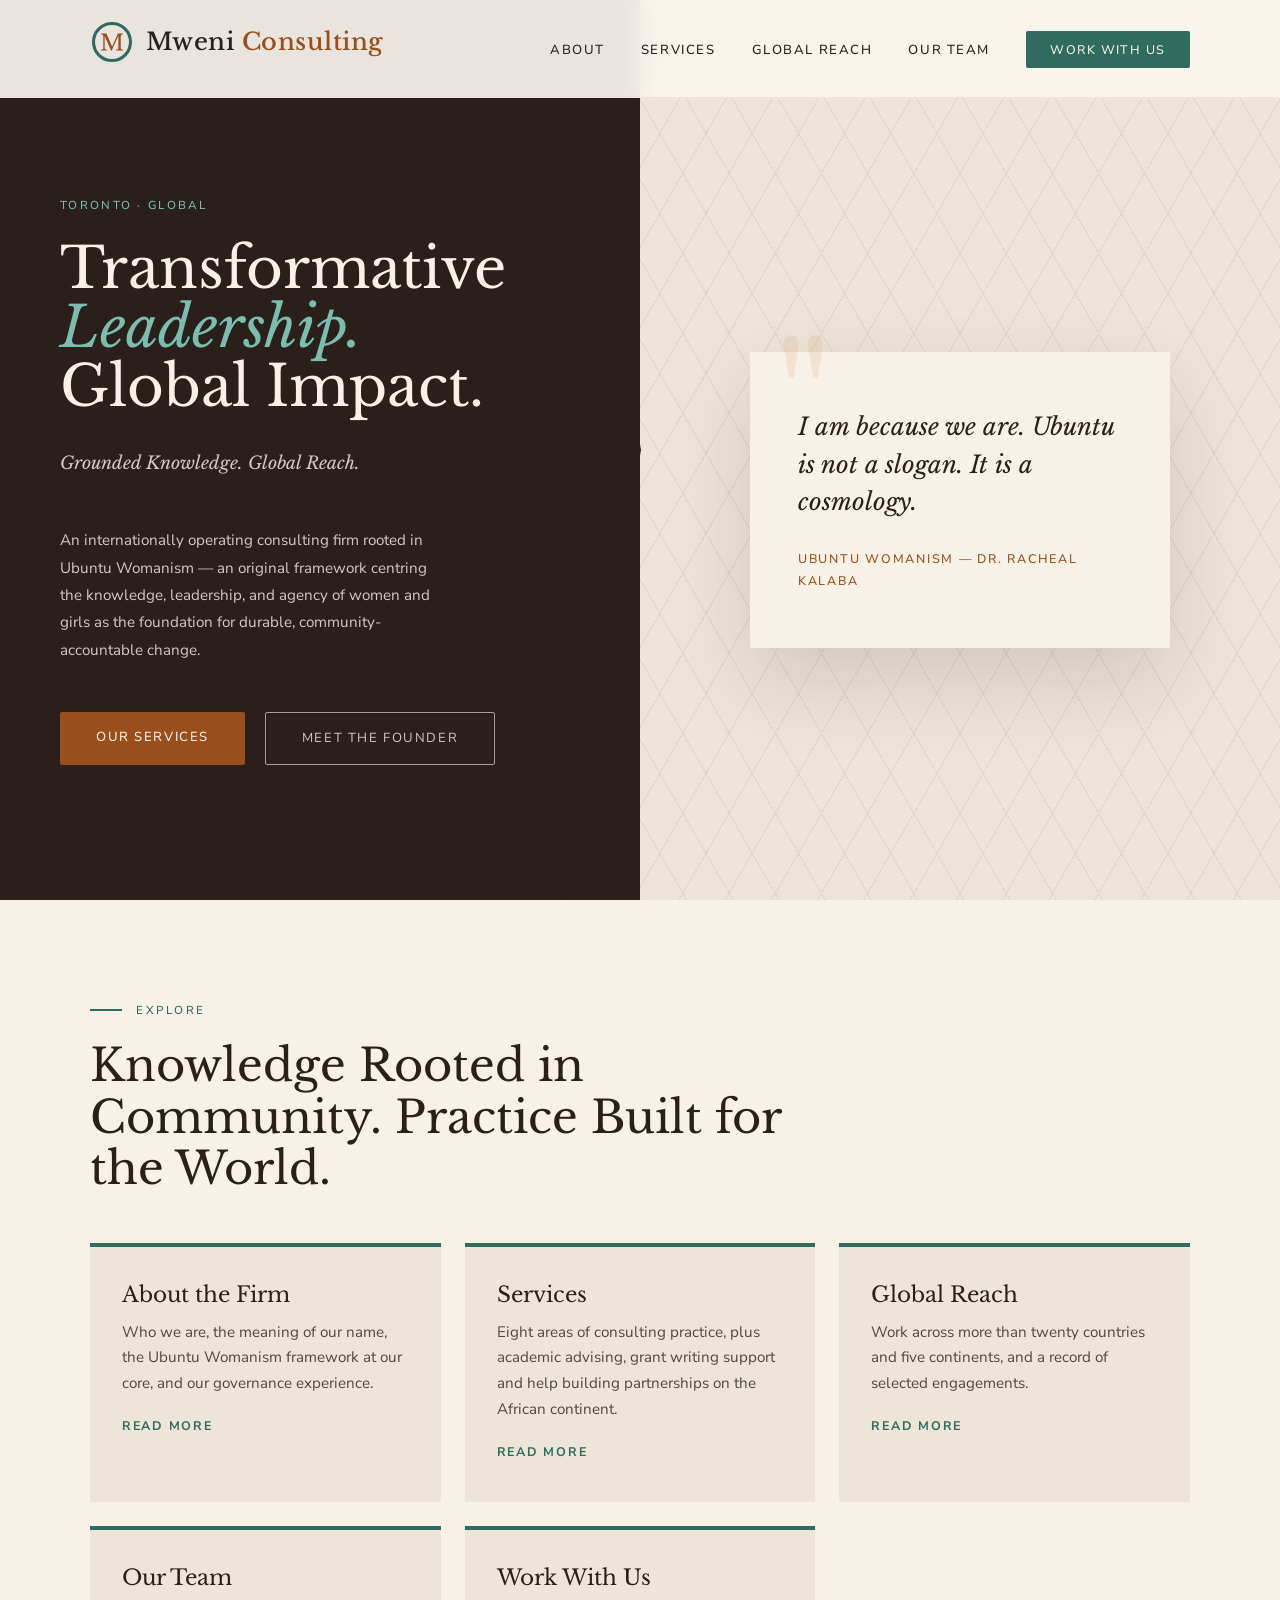
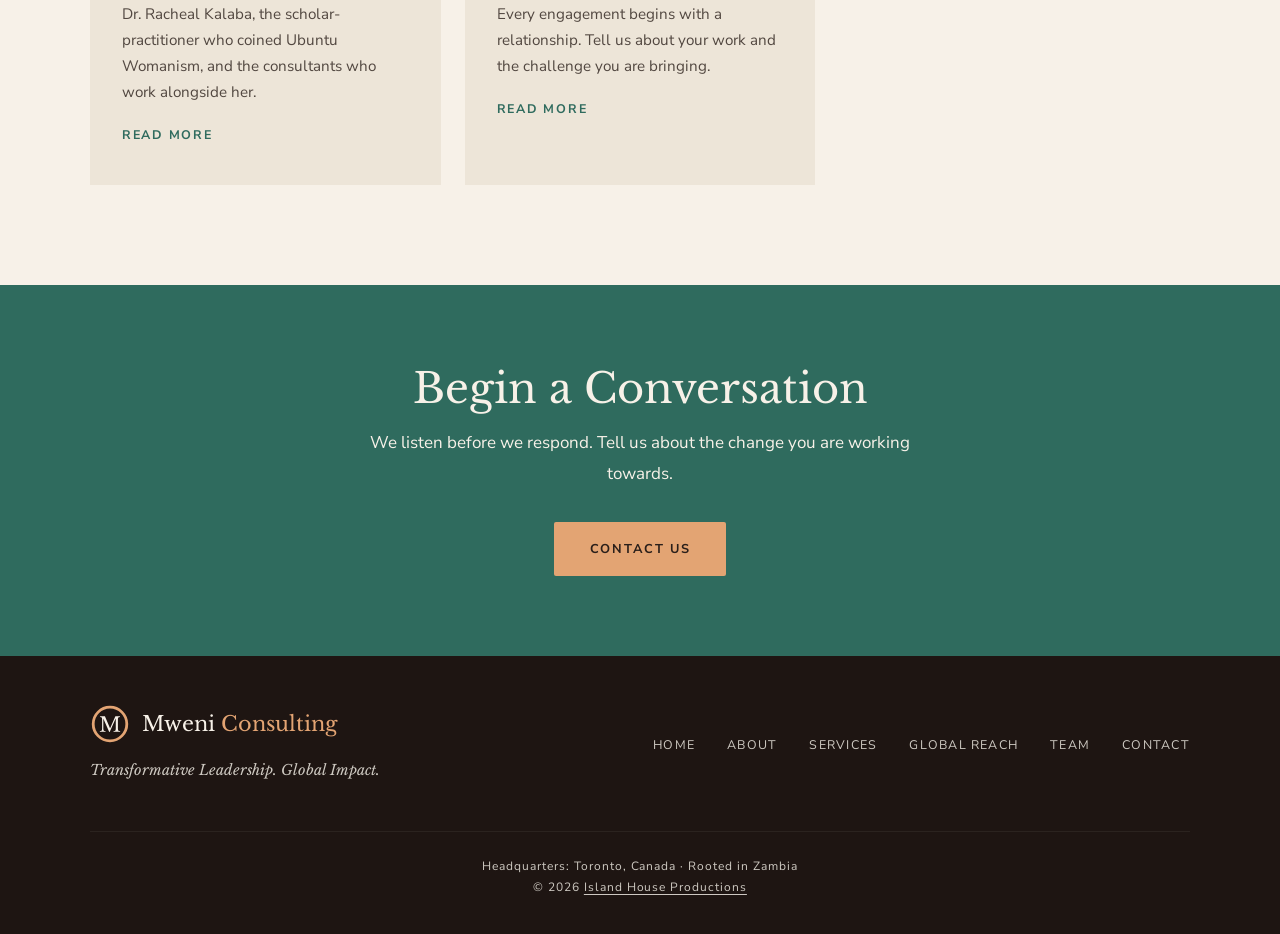
<file: index.html>
<!DOCTYPE html>
<html lang="en-CA" class="no-js">
<head>
<meta charset="UTF-8">
<meta name="viewport" content="width=device-width, initial-scale=1.0">
<title>Mweni Consulting | Transformative Leadership. Global Impact.</title>
<meta name="description" content="Mweni Consulting is a consulting firm grounded in Ubuntu Womanism, founded by Dr. Racheal Kalaba. Headquartered in Toronto, rooted in Zambia.">
<script>document.documentElement.className = document.documentElement.className.replace("no-js", "js");</script>
<link rel="preconnect" href="https://fonts.googleapis.com">
<link rel="preconnect" href="https://fonts.gstatic.com" crossorigin>
<link href="https://fonts.googleapis.com/css2?family=Libre+Baskerville:ital,wght@0,400;0,700;1,400&family=Nunito+Sans:wght@300;400;600&display=swap" rel="stylesheet">
<link rel="canonical" href="https://mweni.ca/">
<meta property="og:type" content="website">
<meta property="og:site_name" content="Mweni Consulting">
<meta property="og:locale" content="en_CA">
<meta property="og:title" content="Mweni Consulting | Transformative Leadership. Global Impact.">
<meta property="og:description" content="Mweni Consulting is a consulting firm grounded in Ubuntu Womanism, founded by Dr. Racheal Kalaba. Headquartered in Toronto, rooted in Zambia.">
<meta property="og:url" content="https://mweni.ca/">
<meta property="og:image" content="https://mweni.ca/social-share.png">
<meta property="og:image:width" content="1200">
<meta property="og:image:height" content="630">
<meta property="og:image:alt" content="Mweni Consulting: Transformative Leadership. Global Impact.">
<meta name="twitter:card" content="summary_large_image">
<meta name="twitter:title" content="Mweni Consulting | Transformative Leadership. Global Impact.">
<meta name="twitter:description" content="Mweni Consulting is a consulting firm grounded in Ubuntu Womanism, founded by Dr. Racheal Kalaba. Headquartered in Toronto, rooted in Zambia.">
<meta name="twitter:image" content="https://mweni.ca/social-share.png">
<meta name="theme-color" content="#2A1F1A">
<script type="application/ld+json">
{
  "@context": "https://schema.org",
  "@type": "ProfessionalService",
  "@id": "https://mweni.ca/#organization",
  "name": "Mweni Consulting",
  "url": "https://mweni.ca/",
  "logo": "https://mweni.ca/mweni-mark.svg",
  "image": "https://mweni.ca/social-share.png",
  "description": "An internationally operating consulting firm grounded in Ubuntu Womanism, founded by Dr. Racheal Kalaba.",
  "email": "info@mweni.ca",
  "slogan": "Transformative Leadership. Global Impact.",
  "address": {
    "@type": "PostalAddress",
    "addressLocality": "Toronto",
    "addressRegion": "ON",
    "addressCountry": "CA"
  },
  "founder": {
    "@type": "Person",
    "name": "Dr. Racheal Kalaba",
    "jobTitle": "Founder and Strategic Lead"
  },
  "member": [
    {
      "@type": "Person",
      "name": "Katongo Tiyaonse",
      "jobTitle": "Consultant",
      "sameAs": "https://www.linkedin.com/in/katongo-tiyaonse-661607193/"
    }
  ]
}
</script>
<link rel="icon" href="favicon.ico" sizes="any">
<link rel="icon" href="favicon.svg" type="image/svg+xml">
<link rel="apple-touch-icon" href="apple-touch-icon.png">
<link rel="stylesheet" href="styles.css">
<script src="script.js" defer></script>
</head>
<body>
<a class="skip-link" href="#main">Skip to main content</a>

<header>
<nav id="main-nav" aria-label="Main">
  <div class="nav-inner">
    <div class="nav-logo"><a href="./" aria-current="page"><img class="logo-mark" src="mweni-mark.svg" alt="" width="44" height="44"><span class="logo-text">Mweni <span>Consulting</span></span></a></div>
    <button class="nav-toggle" type="button" aria-expanded="false" aria-controls="nav-menu">Menu</button>
    <ul class="nav-links" id="nav-menu">
      <li><a href="about">About</a></li>
      <li><a href="services">Services</a></li>
      <li><a href="global-reach">Global Reach</a></li>
      <li><a href="team">Our Team</a></li>
      <li><a href="contact" class="nav-cta">Work With Us</a></li>
    </ul>
  </div>
</nav>
</header>

<main id="main" tabindex="-1">

<section id="hero" aria-label="Introduction">
  <div class="hero-left">
    <div class="hero-eyebrow">Toronto · Global</div>
    <h1 class="hero-title">
      Transformative<br>
      <em>Leadership.</em><br>
      Global Impact.
    </h1>
    <p class="hero-tagline">Grounded Knowledge. Global Reach.</p>
    <p class="hero-desc">
      An internationally operating consulting firm rooted in Ubuntu Womanism — an original framework centring the knowledge, leadership, and agency of women and girls as the foundation for durable, community-accountable change.
    </p>
    <div class="hero-actions">
      <a href="services" class="btn-primary">Our Services</a>
      <a href="team" class="btn-outline">Meet the Founder</a>
    </div>
  </div>
  <div class="hero-right">
    <div class="hero-pattern" aria-hidden="true"></div>
    <div class="hero-quote-card">
      <p class="hero-quote-text">
        I am because we are. Ubuntu is not a slogan. It is a cosmology.
      </p>
      <div class="hero-quote-attr">Ubuntu Womanism &mdash; Dr. Racheal Kalaba</div>
    </div>
  </div>
</section>

<section class="explore" aria-labelledby="explore-heading">
  <div class="container">
    <div class="section-label">Explore</div>
    <h2 class="section-heading" id="explore-heading">Knowledge Rooted in Community. Practice Built for the World.</h2>
    <div class="explore-grid">
      <a class="explore-card" href="about">
        <h3>About the Firm</h3>
        <p>Who we are, the meaning of our name, the Ubuntu Womanism framework at our core, and our governance experience.</p>
        <span class="explore-more" aria-hidden="true">Read more</span>
      </a>
      <a class="explore-card" href="services">
        <h3>Services</h3>
        <p>Eight areas of consulting practice, plus academic advising, grant writing support and help building partnerships on the African continent.</p>
        <span class="explore-more" aria-hidden="true">Read more</span>
      </a>
      <a class="explore-card" href="global-reach">
        <h3>Global Reach</h3>
        <p>Work across more than twenty countries and five continents, and a record of selected engagements.</p>
        <span class="explore-more" aria-hidden="true">Read more</span>
      </a>
      <a class="explore-card" href="team">
        <h3>Our Team</h3>
        <p>Dr. Racheal Kalaba, the scholar-practitioner who coined Ubuntu Womanism, and the consultants who work alongside her.</p>
        <span class="explore-more" aria-hidden="true">Read more</span>
      </a>
      <a class="explore-card" href="contact">
        <h3>Work With Us</h3>
        <p>Every engagement begins with a relationship. Tell us about your work and the challenge you are bringing.</p>
        <span class="explore-more" aria-hidden="true">Read more</span>
      </a>
    </div>
  </div>
</section>

<section class="cta-band" aria-labelledby="cta-heading">
  <div class="container">
    <h2 id="cta-heading">Begin a Conversation</h2>
    <p>We listen before we respond. Tell us about the change you are working towards.</p>
    <a href="contact">Contact Us</a>
  </div>
</section>

</main>

<footer>
  <div class="container">
    <div class="footer-inner">
      <div>
        <div class="footer-logo"><img class="logo-mark" src="mweni-mark-reverse.svg" alt="" width="40" height="40"><span class="logo-text">Mweni <span>Consulting</span></span></div>
        <div class="footer-tagline">Transformative Leadership. Global Impact.</div>
      </div>
      <nav aria-label="Footer"><ul class="footer-links">
        <li><a href="./" aria-current="page">Home</a></li>
        <li><a href="about">About</a></li>
        <li><a href="services">Services</a></li>
        <li><a href="global-reach">Global Reach</a></li>
        <li><a href="team">Team</a></li>
        <li><a href="contact">Contact</a></li>
      </ul></nav>
      <div class="footer-copy">
        Headquarters: Toronto, Canada &middot; Rooted in Zambia<br>
        &copy; 2026 <a class="footer-credit" href="https://www.islandhousepro.com" target="_blank" rel="noopener">Island House Productions<span class="visually-hidden"> (opens in a new tab)</span></a>
      </div>
    </div>
  </div>
</footer>
</body>
</html>
</file>
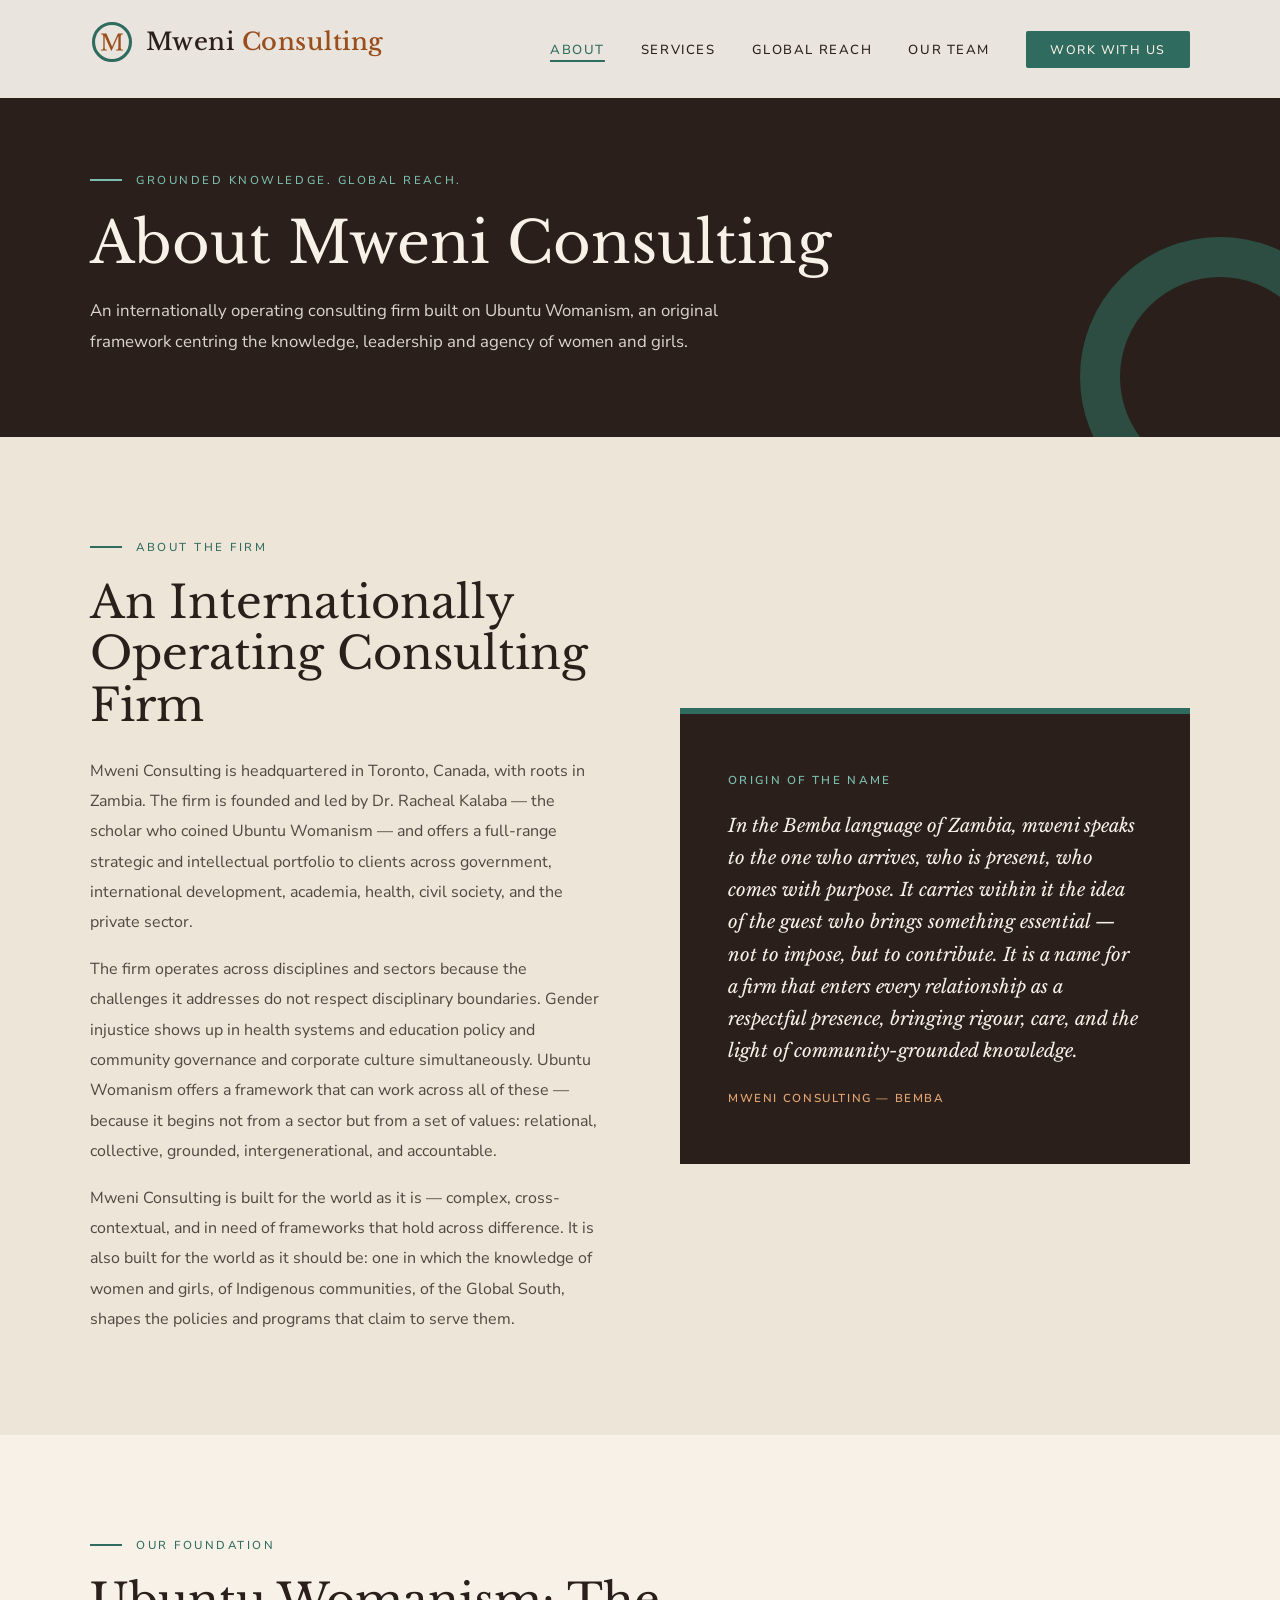
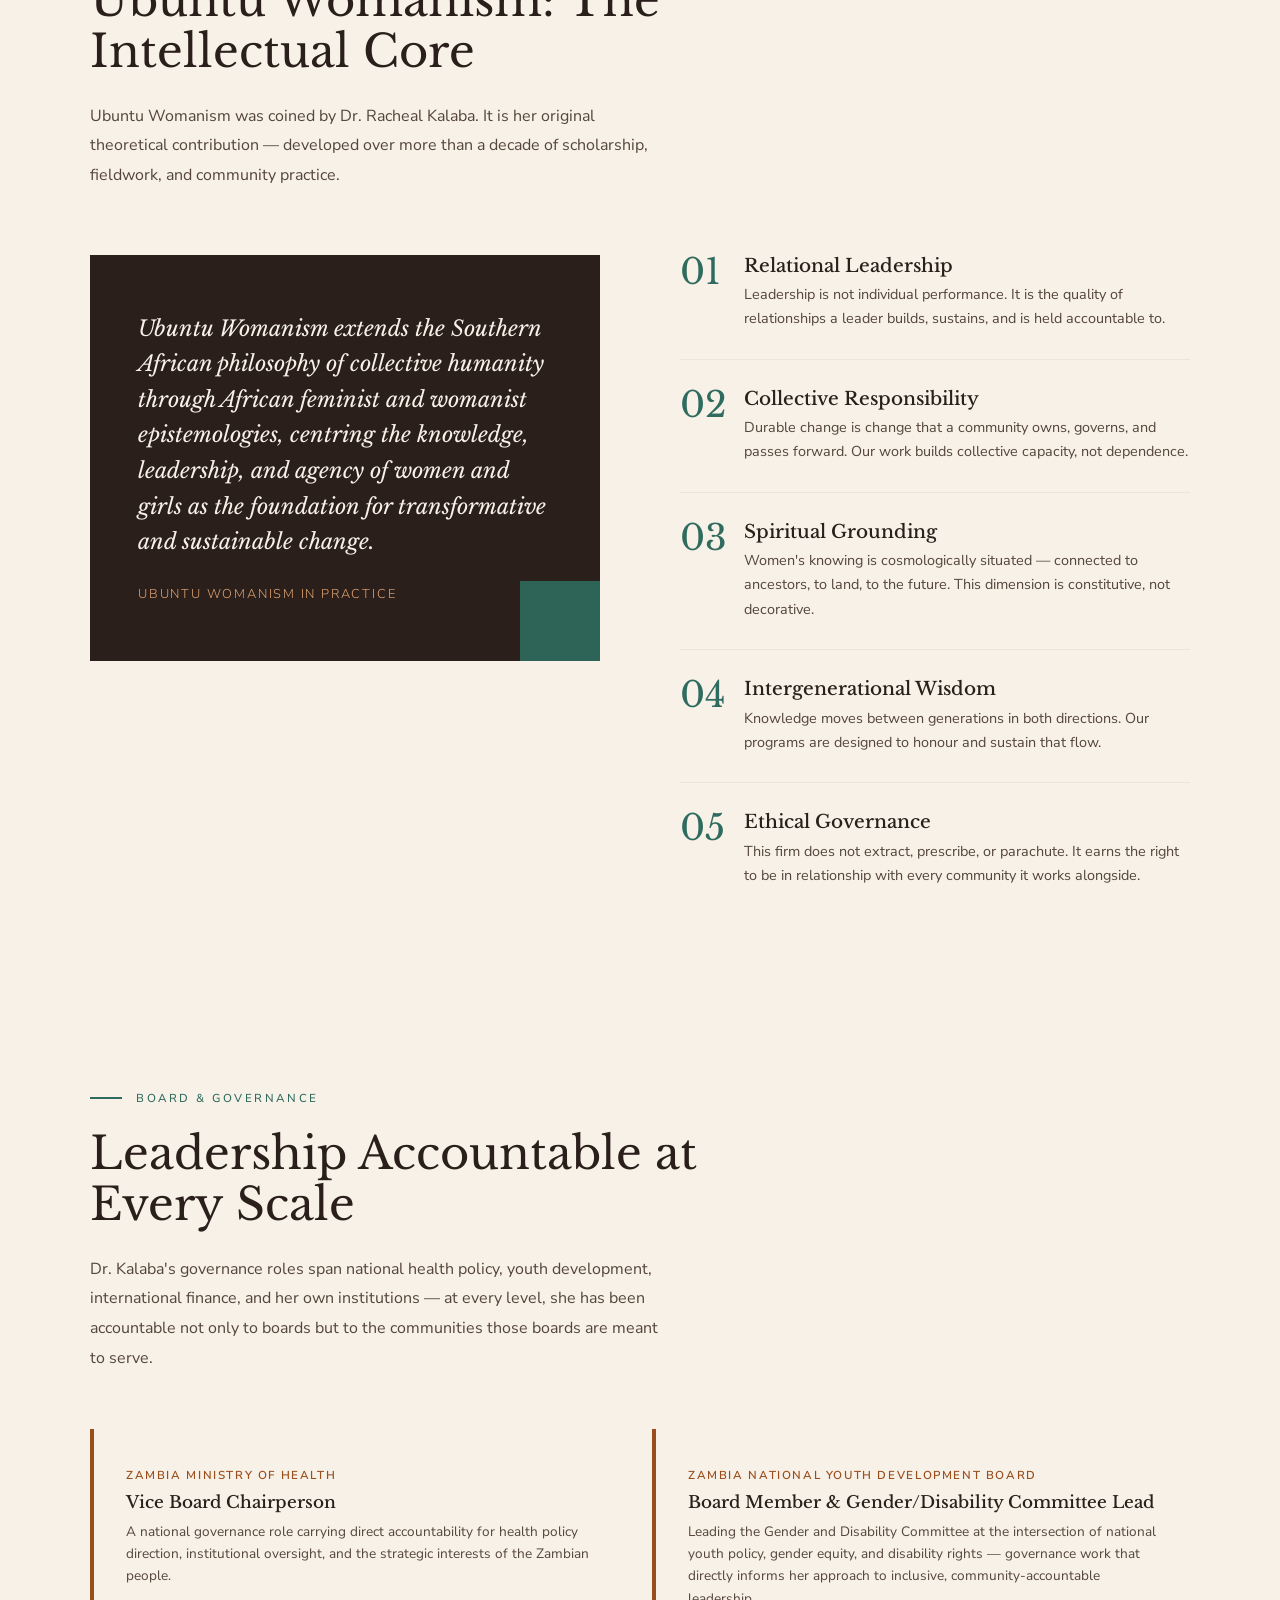
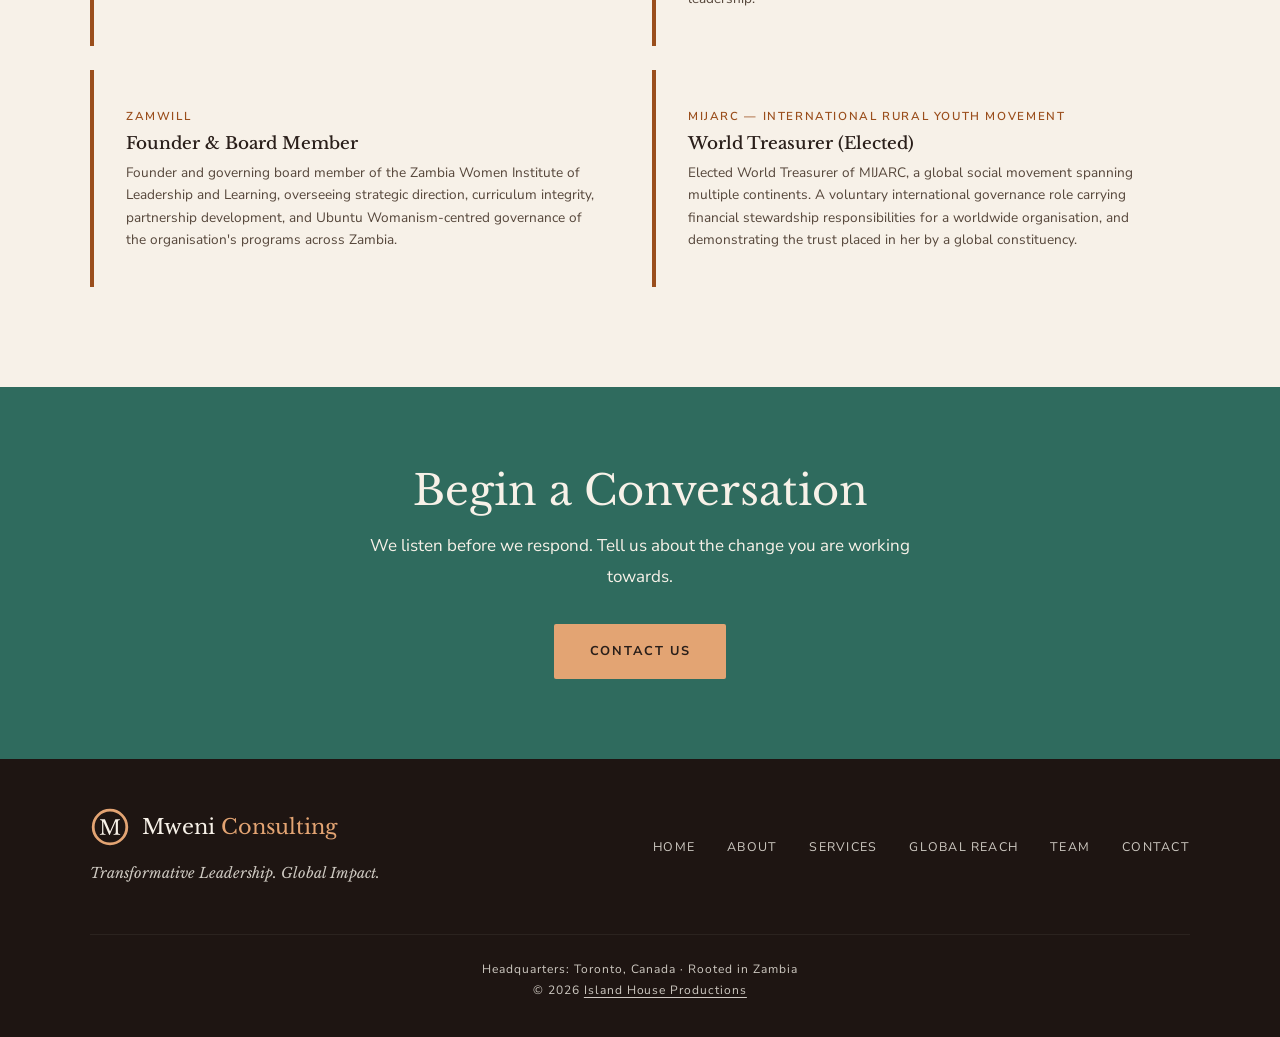
<file: about.html>
<!DOCTYPE html>
<html lang="en-CA" class="no-js">
<head>
<meta charset="UTF-8">
<meta name="viewport" content="width=device-width, initial-scale=1.0">
<title>About | Mweni Consulting</title>
<meta name="description" content="About Mweni Consulting: the firm, the meaning of its name, the Ubuntu Womanism framework and its board and governance experience.">
<script>document.documentElement.className = document.documentElement.className.replace("no-js", "js");</script>
<link rel="preconnect" href="https://fonts.googleapis.com">
<link rel="preconnect" href="https://fonts.gstatic.com" crossorigin>
<link href="https://fonts.googleapis.com/css2?family=Libre+Baskerville:ital,wght@0,400;0,700;1,400&family=Nunito+Sans:wght@300;400;600&display=swap" rel="stylesheet">
<link rel="canonical" href="https://mweni.ca/about">
<meta property="og:type" content="website">
<meta property="og:site_name" content="Mweni Consulting">
<meta property="og:locale" content="en_CA">
<meta property="og:title" content="About | Mweni Consulting">
<meta property="og:description" content="About Mweni Consulting: the firm, the meaning of its name, the Ubuntu Womanism framework and its board and governance experience.">
<meta property="og:url" content="https://mweni.ca/about">
<meta property="og:image" content="https://mweni.ca/social-share.png">
<meta property="og:image:width" content="1200">
<meta property="og:image:height" content="630">
<meta property="og:image:alt" content="Mweni Consulting: Transformative Leadership. Global Impact.">
<meta name="twitter:card" content="summary_large_image">
<meta name="twitter:title" content="About | Mweni Consulting">
<meta name="twitter:description" content="About Mweni Consulting: the firm, the meaning of its name, the Ubuntu Womanism framework and its board and governance experience.">
<meta name="twitter:image" content="https://mweni.ca/social-share.png">
<meta name="theme-color" content="#2A1F1A">
<link rel="icon" href="favicon.ico" sizes="any">
<link rel="icon" href="favicon.svg" type="image/svg+xml">
<link rel="apple-touch-icon" href="apple-touch-icon.png">
<link rel="stylesheet" href="styles.css">
<script src="script.js" defer></script>
</head>
<body>
<a class="skip-link" href="#main">Skip to main content</a>

<header>
<nav id="main-nav" aria-label="Main">
  <div class="nav-inner">
    <div class="nav-logo"><a href="./"><img class="logo-mark" src="mweni-mark.svg" alt="" width="44" height="44"><span class="logo-text">Mweni <span>Consulting</span></span></a></div>
    <button class="nav-toggle" type="button" aria-expanded="false" aria-controls="nav-menu">Menu</button>
    <ul class="nav-links" id="nav-menu">
      <li><a href="about" aria-current="page">About</a></li>
      <li><a href="services">Services</a></li>
      <li><a href="global-reach">Global Reach</a></li>
      <li><a href="team">Our Team</a></li>
      <li><a href="contact" class="nav-cta">Work With Us</a></li>
    </ul>
  </div>
</nav>
</header>

<main id="main" tabindex="-1">

<section class="page-banner">
  <div class="container">
    <div class="section-label">Grounded Knowledge. Global Reach.</div>
    <h1>About Mweni Consulting</h1>
    <p>An internationally operating consulting firm built on Ubuntu Womanism, an original framework centring the knowledge, leadership and agency of women and girls.</p>
  </div>
</section>

<section id="about" style="padding: var(--section-v) 0; background: var(--sand-mid);">
  <div class="container">
    <div style="display:grid; grid-template-columns: 1fr 1fr; gap: 80px; align-items: center;">
      <div>
        <div class="section-label">About the Firm</div>
        <h2 class="section-heading">An Internationally Operating Consulting Firm</h2>
        <p style="font-size:1rem; color: rgba(42,31,26,0.8); line-height:1.9; margin-top: 20px;">
          Mweni Consulting is headquartered in Toronto, Canada, with roots in Zambia. The firm is founded and led by Dr. Racheal Kalaba — the scholar who coined Ubuntu Womanism — and offers a full-range strategic and intellectual portfolio to clients across government, international development, academia, health, civil society, and the private sector.
        </p>
        <p style="font-size:1rem; color: rgba(42,31,26,0.8); line-height:1.9; margin-top: 16px;">
          The firm operates across disciplines and sectors because the challenges it addresses do not respect disciplinary boundaries. Gender injustice shows up in health systems and education policy and community governance and corporate culture simultaneously. Ubuntu Womanism offers a framework that can work across all of these — because it begins not from a sector but from a set of values: relational, collective, grounded, intergenerational, and accountable.
        </p>
        <p style="font-size:1rem; color: rgba(42,31,26,0.8); line-height:1.9; margin-top: 16px;">
          Mweni Consulting is built for the world as it is — complex, cross-contextual, and in need of frameworks that hold across difference. It is also built for the world as it should be: one in which the knowledge of women and girls, of Indigenous communities, of the Global South, shapes the policies and programs that claim to serve them.
        </p>
      </div>
      <div style="background:#2A1F1A; padding: 56px 48px; position:relative; border-top: 6px solid var(--forest-green);">
        <div style="font-family: var(--font-body); font-size:0.72rem; font-weight:600; letter-spacing:0.2em; text-transform:uppercase; color:var(--forest-tint); margin-bottom:20px;">Origin of the Name</div>
        <p style="font-family: var(--font-display); font-size:1.15rem; font-style:italic; color:var(--ivory-light); line-height:1.75; margin-bottom: 20px;">
          In the Bemba language of Zambia, <em>mweni</em> speaks to the one who arrives, who is present, who comes with purpose. It carries within it the idea of the guest who brings something essential — not to impose, but to contribute. It is a name for a firm that enters every relationship as a respectful presence, bringing rigour, care, and the light of community-grounded knowledge.
        </p>
        <div style="font-family: var(--font-body); font-size:0.72rem; font-weight:600; letter-spacing:0.14em; text-transform:uppercase; color:var(--golden-harvest);">Mweni Consulting &mdash; Bemba</div>
      </div>
    </div>
  </div>
</section>

<section id="foundation">
  <div class="container">
    <div class="section-label">Our Foundation</div>
    <h2 class="section-heading">Ubuntu Womanism: The Intellectual Core</h2>
    <p class="section-subtext">Ubuntu Womanism was coined by Dr. Racheal Kalaba. It is her original theoretical contribution — developed over more than a decade of scholarship, fieldwork, and community practice.</p>

    <div class="foundation-grid">
      <div class="foundation-quote reveal">
        <blockquote>
          Ubuntu Womanism extends the Southern African philosophy of collective humanity through African feminist and womanist epistemologies, centring the knowledge, leadership, and agency of women and girls as the foundation for transformative and sustainable change.
          <span>Ubuntu Womanism in Practice</span>
        </blockquote>
      </div>

      <div class="principles-list reveal">
        <div class="principle-item">
          <div class="principle-num">01</div>
          <div class="principle-content">
            <h3>Relational Leadership</h3>
            <p>Leadership is not individual performance. It is the quality of relationships a leader builds, sustains, and is held accountable to.</p>
          </div>
        </div>
        <div class="principle-item">
          <div class="principle-num">02</div>
          <div class="principle-content">
            <h3>Collective Responsibility</h3>
            <p>Durable change is change that a community owns, governs, and passes forward. Our work builds collective capacity, not dependence.</p>
          </div>
        </div>
        <div class="principle-item">
          <div class="principle-num">03</div>
          <div class="principle-content">
            <h3>Spiritual Grounding</h3>
            <p>Women's knowing is cosmologically situated — connected to ancestors, to land, to the future. This dimension is constitutive, not decorative.</p>
          </div>
        </div>
        <div class="principle-item">
          <div class="principle-num">04</div>
          <div class="principle-content">
            <h3>Intergenerational Wisdom</h3>
            <p>Knowledge moves between generations in both directions. Our programs are designed to honour and sustain that flow.</p>
          </div>
        </div>
        <div class="principle-item">
          <div class="principle-num">05</div>
          <div class="principle-content">
            <h3>Ethical Governance</h3>
            <p>This firm does not extract, prescribe, or parachute. It earns the right to be in relationship with every community it works alongside.</p>
          </div>
        </div>
      </div>
    </div>
  </div>
</section>

<section id="governance" style="padding: var(--section-v) 0; background: var(--ivory-light);">
  <div class="container">
    <div class="section-label">Board &amp; Governance</div>
    <h2 class="section-heading">Leadership Accountable at Every Scale</h2>
    <p class="section-subtext" style="margin-bottom: 56px;">Dr. Kalaba's governance roles span national health policy, youth development, international finance, and her own institutions — at every level, she has been accountable not only to boards but to the communities those boards are meant to serve.</p>

    <div style="display: grid; grid-template-columns: 1fr 1fr; gap: 24px;">
      <div class="award-card reveal" style="border-left-color: var(--warm-ochre);">
        <div style="font-size:0.72rem; font-weight:600; letter-spacing:0.14em; text-transform:uppercase; color:var(--warm-ochre); margin-bottom:8px;">Zambia Ministry of Health</div>
        <h3>Vice Board Chairperson</h3>
        <p>A national governance role carrying direct accountability for health policy direction, institutional oversight, and the strategic interests of the Zambian people.</p>
      </div>
      <div class="award-card reveal" style="border-left-color: var(--warm-ochre);">
        <div style="font-size:0.72rem; font-weight:600; letter-spacing:0.14em; text-transform:uppercase; color:var(--warm-ochre); margin-bottom:8px;">Zambia National Youth Development Board</div>
        <h3>Board Member &amp; Gender/Disability Committee Lead</h3>
        <p>Leading the Gender and Disability Committee at the intersection of national youth policy, gender equity, and disability rights — governance work that directly informs her approach to inclusive, community-accountable leadership.</p>
      </div>
      <div class="award-card reveal" style="border-left-color: var(--warm-ochre);">
        <div style="font-size:0.72rem; font-weight:600; letter-spacing:0.14em; text-transform:uppercase; color:var(--warm-ochre); margin-bottom:8px;">ZAMWILL</div>
        <h3>Founder &amp; Board Member</h3>
        <p>Founder and governing board member of the Zambia Women Institute of Leadership and Learning, overseeing strategic direction, curriculum integrity, partnership development, and Ubuntu Womanism-centred governance of the organisation's programs across Zambia.</p>
      </div>
      <div class="award-card reveal" style="border-left-color: var(--warm-ochre);">
        <div style="font-size:0.72rem; font-weight:600; letter-spacing:0.14em; text-transform:uppercase; color:var(--warm-ochre); margin-bottom:8px;">MIJARC — International Rural Youth Movement</div>
        <h3>World Treasurer (Elected)</h3>
        <p>Elected World Treasurer of MIJARC, a global social movement spanning multiple continents. A voluntary international governance role carrying financial stewardship responsibilities for a worldwide organisation, and demonstrating the trust placed in her by a global constituency.</p>
      </div>
    </div>
  </div>
</section>

<section class="cta-band" aria-labelledby="cta-heading">
  <div class="container">
    <h2 id="cta-heading">Begin a Conversation</h2>
    <p>We listen before we respond. Tell us about the change you are working towards.</p>
    <a href="contact">Contact Us</a>
  </div>
</section>

</main>

<footer>
  <div class="container">
    <div class="footer-inner">
      <div>
        <div class="footer-logo"><img class="logo-mark" src="mweni-mark-reverse.svg" alt="" width="40" height="40"><span class="logo-text">Mweni <span>Consulting</span></span></div>
        <div class="footer-tagline">Transformative Leadership. Global Impact.</div>
      </div>
      <nav aria-label="Footer"><ul class="footer-links">
        <li><a href="./">Home</a></li>
        <li><a href="about" aria-current="page">About</a></li>
        <li><a href="services">Services</a></li>
        <li><a href="global-reach">Global Reach</a></li>
        <li><a href="team">Team</a></li>
        <li><a href="contact">Contact</a></li>
      </ul></nav>
      <div class="footer-copy">
        Headquarters: Toronto, Canada &middot; Rooted in Zambia<br>
        &copy; 2026 <a class="footer-credit" href="https://www.islandhousepro.com" target="_blank" rel="noopener">Island House Productions<span class="visually-hidden"> (opens in a new tab)</span></a>
      </div>
    </div>
  </div>
</footer>
</body>
</html>
</file>
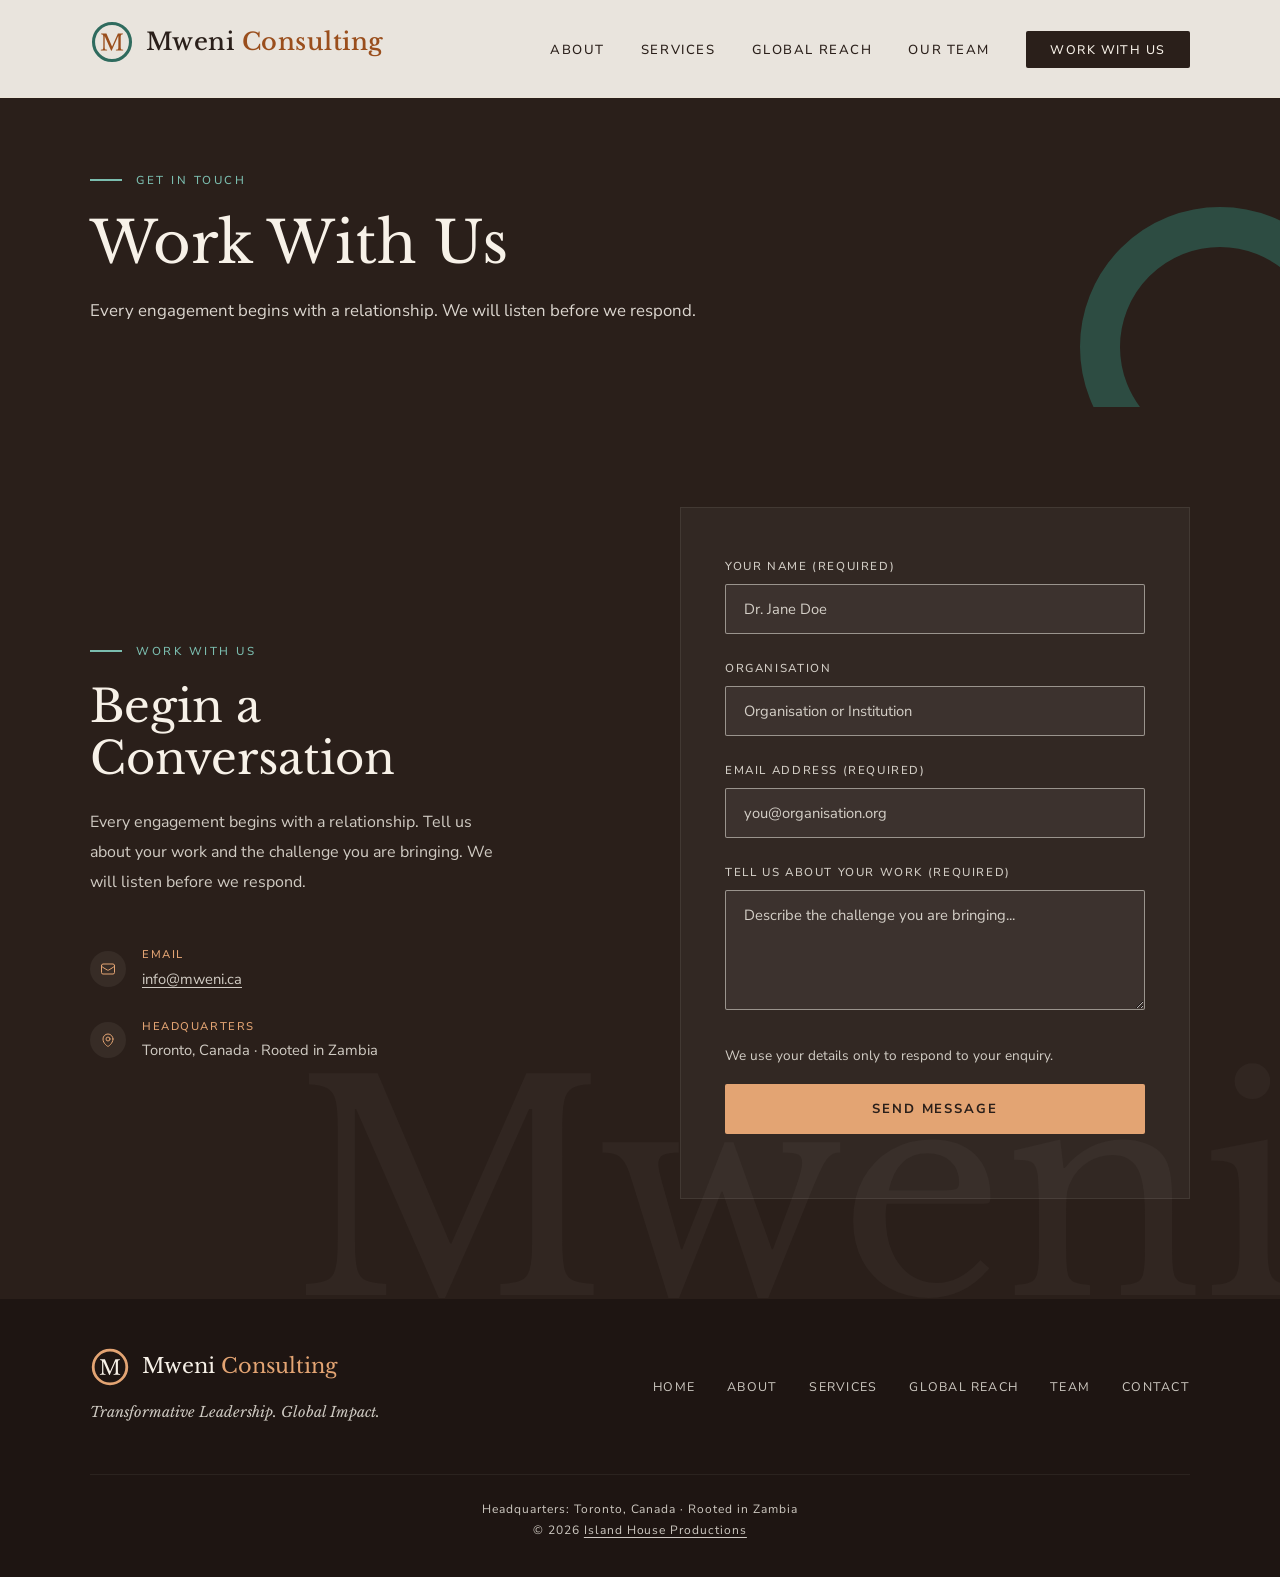
<file: contact.html>
<!DOCTYPE html>
<html lang="en-CA" class="no-js">
<head>
<meta charset="UTF-8">
<meta name="viewport" content="width=device-width, initial-scale=1.0">
<title>Contact | Mweni Consulting</title>
<meta name="description" content="Contact Mweni Consulting about leadership, policy, research or gender justice work. Email info@mweni.ca. Headquartered in Toronto, rooted in Zambia.">
<script>document.documentElement.className = document.documentElement.className.replace("no-js", "js");</script>
<link rel="preconnect" href="https://fonts.googleapis.com">
<link rel="preconnect" href="https://fonts.gstatic.com" crossorigin>
<link href="https://fonts.googleapis.com/css2?family=Libre+Baskerville:ital,wght@0,400;0,700;1,400&family=Nunito+Sans:wght@300;400;600&display=swap" rel="stylesheet">
<link rel="canonical" href="https://mweni.ca/contact">
<meta property="og:type" content="website">
<meta property="og:site_name" content="Mweni Consulting">
<meta property="og:locale" content="en_CA">
<meta property="og:title" content="Contact | Mweni Consulting">
<meta property="og:description" content="Contact Mweni Consulting about leadership, policy, research or gender justice work. Email info@mweni.ca. Headquartered in Toronto, rooted in Zambia.">
<meta property="og:url" content="https://mweni.ca/contact">
<meta property="og:image" content="https://mweni.ca/social-share.png">
<meta property="og:image:width" content="1200">
<meta property="og:image:height" content="630">
<meta property="og:image:alt" content="Mweni Consulting: Transformative Leadership. Global Impact.">
<meta name="twitter:card" content="summary_large_image">
<meta name="twitter:title" content="Contact | Mweni Consulting">
<meta name="twitter:description" content="Contact Mweni Consulting about leadership, policy, research or gender justice work. Email info@mweni.ca. Headquartered in Toronto, rooted in Zambia.">
<meta name="twitter:image" content="https://mweni.ca/social-share.png">
<meta name="theme-color" content="#2A1F1A">
<link rel="icon" href="favicon.ico" sizes="any">
<link rel="icon" href="favicon.svg" type="image/svg+xml">
<link rel="apple-touch-icon" href="apple-touch-icon.png">
<link rel="stylesheet" href="styles.css">
<script src="script.js" defer></script>
</head>
<body>
<a class="skip-link" href="#main">Skip to main content</a>

<header>
<nav id="main-nav" aria-label="Main">
  <div class="nav-inner">
    <div class="nav-logo"><a href="./"><img class="logo-mark" src="mweni-mark.svg" alt="" width="44" height="44"><span class="logo-text">Mweni <span>Consulting</span></span></a></div>
    <button class="nav-toggle" type="button" aria-expanded="false" aria-controls="nav-menu">Menu</button>
    <ul class="nav-links" id="nav-menu">
      <li><a href="about">About</a></li>
      <li><a href="services">Services</a></li>
      <li><a href="global-reach">Global Reach</a></li>
      <li><a href="team">Our Team</a></li>
      <li><a href="contact" class="nav-cta" aria-current="page">Work With Us</a></li>
    </ul>
  </div>
</nav>
</header>

<main id="main" tabindex="-1">

<section class="page-banner">
  <div class="container">
    <div class="section-label">Get in Touch</div>
    <h1>Work With Us</h1>
    <p>Every engagement begins with a relationship. We will listen before we respond.</p>
  </div>
</section>

<section id="contact">
  <div class="container">
    <div class="contact-inner">
      <div class="contact-left">
        <div class="section-label">Work With Us</div>
        <h2 class="section-heading">Begin a Conversation</h2>
        <p class="section-subtext">
          Every engagement begins with a relationship. Tell us about your work and the challenge you are bringing. We will listen before we respond.
        </p>

        <div class="contact-details">
          <div class="contact-item">
            <div class="contact-item-icon">
              <svg aria-hidden="true" focusable="false" viewBox="0 0 24 24" stroke-width="1.5"><path stroke-linecap="round" stroke-linejoin="round" d="M21.75 6.75v10.5a2.25 2.25 0 01-2.25 2.25h-15a2.25 2.25 0 01-2.25-2.25V6.75m19.5 0A2.25 2.25 0 0019.5 4.5h-15a2.25 2.25 0 00-2.25 2.25m19.5 0v.243a2.25 2.25 0 01-1.07 1.916l-7.5 4.615a2.25 2.25 0 01-2.36 0L3.32 8.91a2.25 2.25 0 01-1.07-1.916V6.75"/></svg>
            </div>
            <div class="contact-item-text">
              <strong>Email</strong>
              <a class="text-link" href="mailto:info@mweni.ca">info@mweni.ca</a>
            </div>
          </div>
          <div class="contact-item">
            <div class="contact-item-icon">
              <svg aria-hidden="true" focusable="false" viewBox="0 0 24 24" stroke-width="1.5"><path stroke-linecap="round" stroke-linejoin="round" d="M15 10.5a3 3 0 11-6 0 3 3 0 016 0z"/><path stroke-linecap="round" stroke-linejoin="round" d="M19.5 10.5c0 7.142-7.5 11.25-7.5 11.25S4.5 17.642 4.5 10.5a7.5 7.5 0 1115 0z"/></svg>
            </div>
            <div class="contact-item-text">
              <strong>Headquarters</strong>
              Toronto, Canada · Rooted in Zambia
            </div>
          </div>
        </div>
      </div>

      <form class="contact-form-area reveal" id="contact-form" aria-label="Contact Mweni Consulting" novalidate>
        <div class="form-group">
          <label class="form-label" for="name">Your Name (required)</label>
          <input class="form-input" type="text" id="name" name="name" autocomplete="name" required aria-required="true" placeholder="Dr. Jane Doe">
        </div>
        <div class="form-group">
          <label class="form-label" for="org">Organisation</label>
          <input class="form-input" type="text" id="org" name="organisation" autocomplete="organization" placeholder="Organisation or Institution">
        </div>
        <div class="form-group">
          <label class="form-label" for="email">Email Address (required)</label>
          <input class="form-input" type="email" id="email" name="email" autocomplete="email" required aria-required="true" placeholder="you@organisation.org">
        </div>
        <div class="form-group">
          <label class="form-label" for="message">Tell Us About Your Work (required)</label>
          <textarea class="form-input" id="message" name="message" required aria-required="true" placeholder="Describe the challenge you are bringing..."></textarea>
        </div>
        <div class="visually-hidden" aria-hidden="true">
          <label for="website">Leave this field empty</label>
          <input type="text" id="website" name="website" tabindex="-1" autocomplete="off">
        </div>
        <p class="form-privacy">We use your details only to respond to your enquiry.</p>
        <button class="form-submit" type="submit">Send Message</button>
        <p class="form-status" id="form-status" role="status" aria-live="polite"></p>
      </form>
    </div>
  </div>
</section>

</main>

<footer>
  <div class="container">
    <div class="footer-inner">
      <div>
        <div class="footer-logo"><img class="logo-mark" src="mweni-mark-reverse.svg" alt="" width="40" height="40"><span class="logo-text">Mweni <span>Consulting</span></span></div>
        <div class="footer-tagline">Transformative Leadership. Global Impact.</div>
      </div>
      <nav aria-label="Footer"><ul class="footer-links">
        <li><a href="./">Home</a></li>
        <li><a href="about">About</a></li>
        <li><a href="services">Services</a></li>
        <li><a href="global-reach">Global Reach</a></li>
        <li><a href="team">Team</a></li>
        <li><a href="contact" aria-current="page">Contact</a></li>
      </ul></nav>
      <div class="footer-copy">
        Headquarters: Toronto, Canada &middot; Rooted in Zambia<br>
        &copy; 2026 <a class="footer-credit" href="https://www.islandhousepro.com" target="_blank" rel="noopener">Island House Productions<span class="visually-hidden"> (opens in a new tab)</span></a>
      </div>
    </div>
  </div>
</footer>
</body>
</html>
</file>
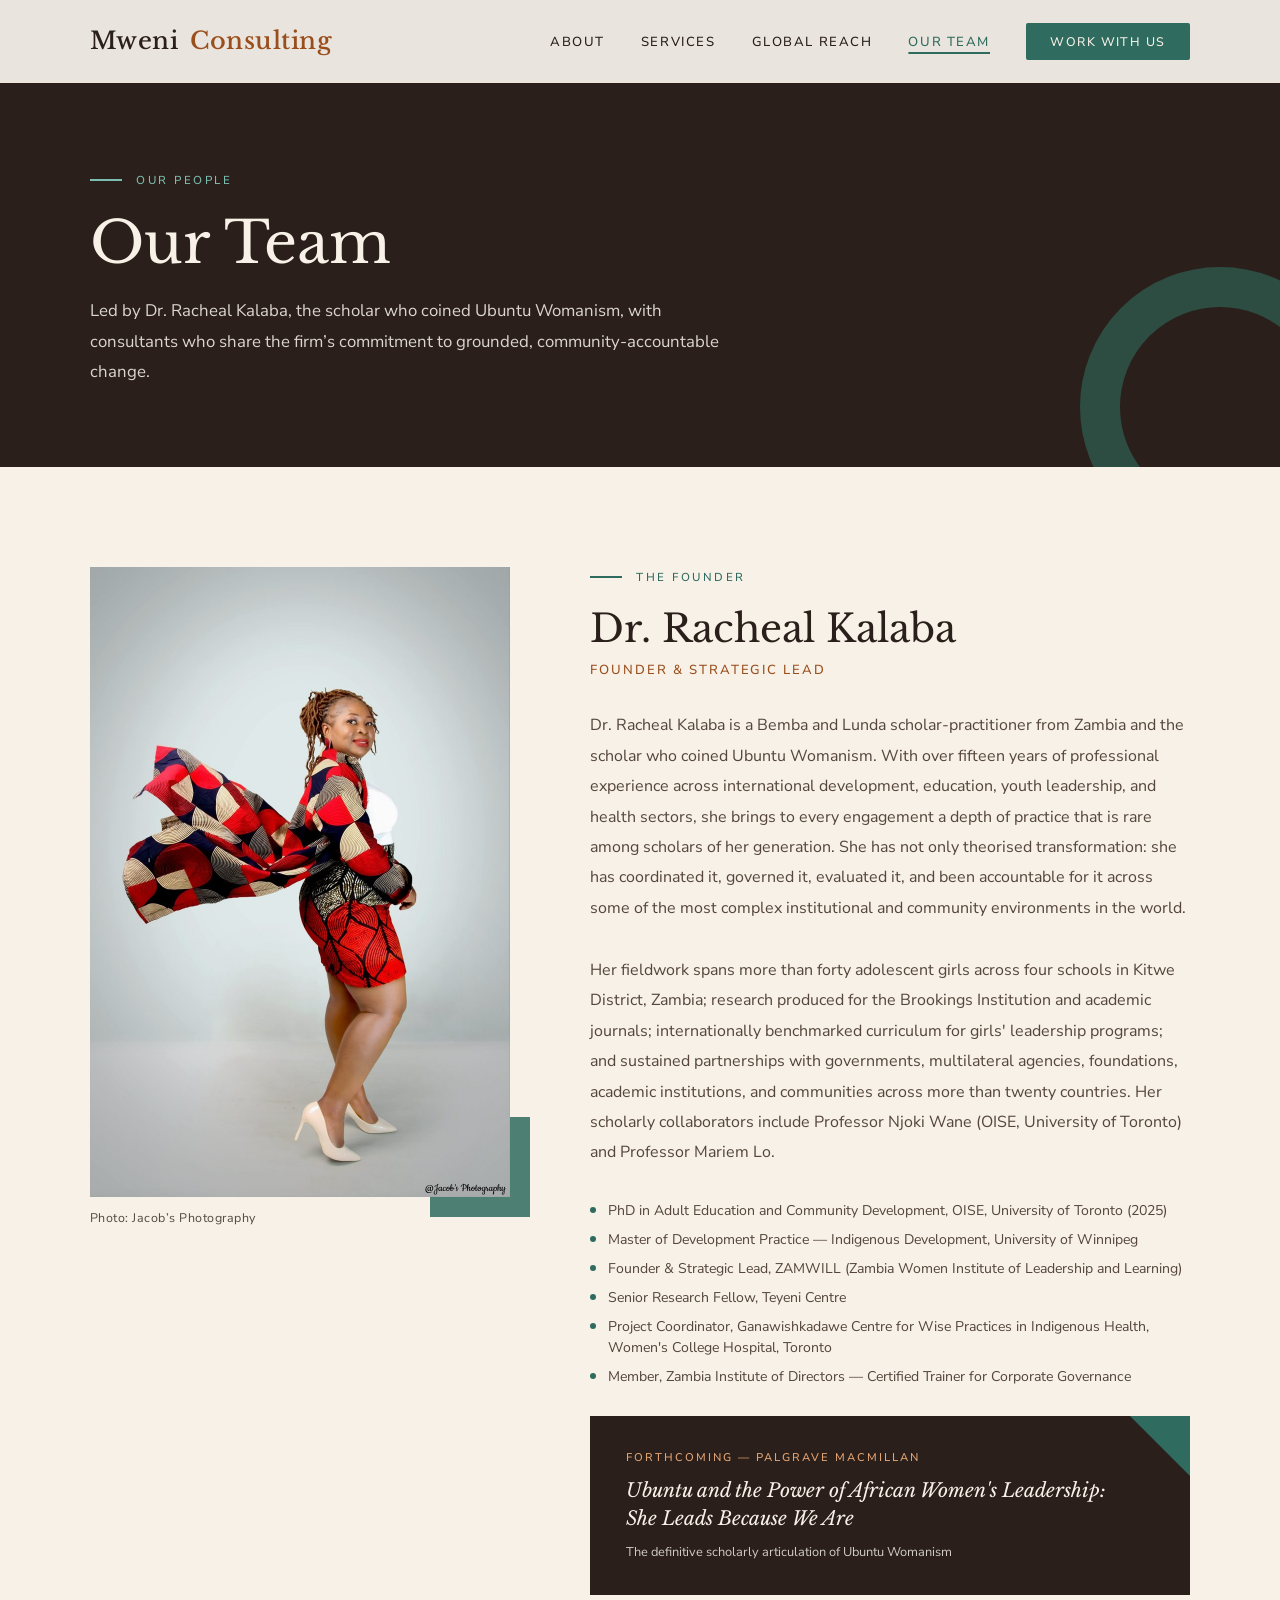
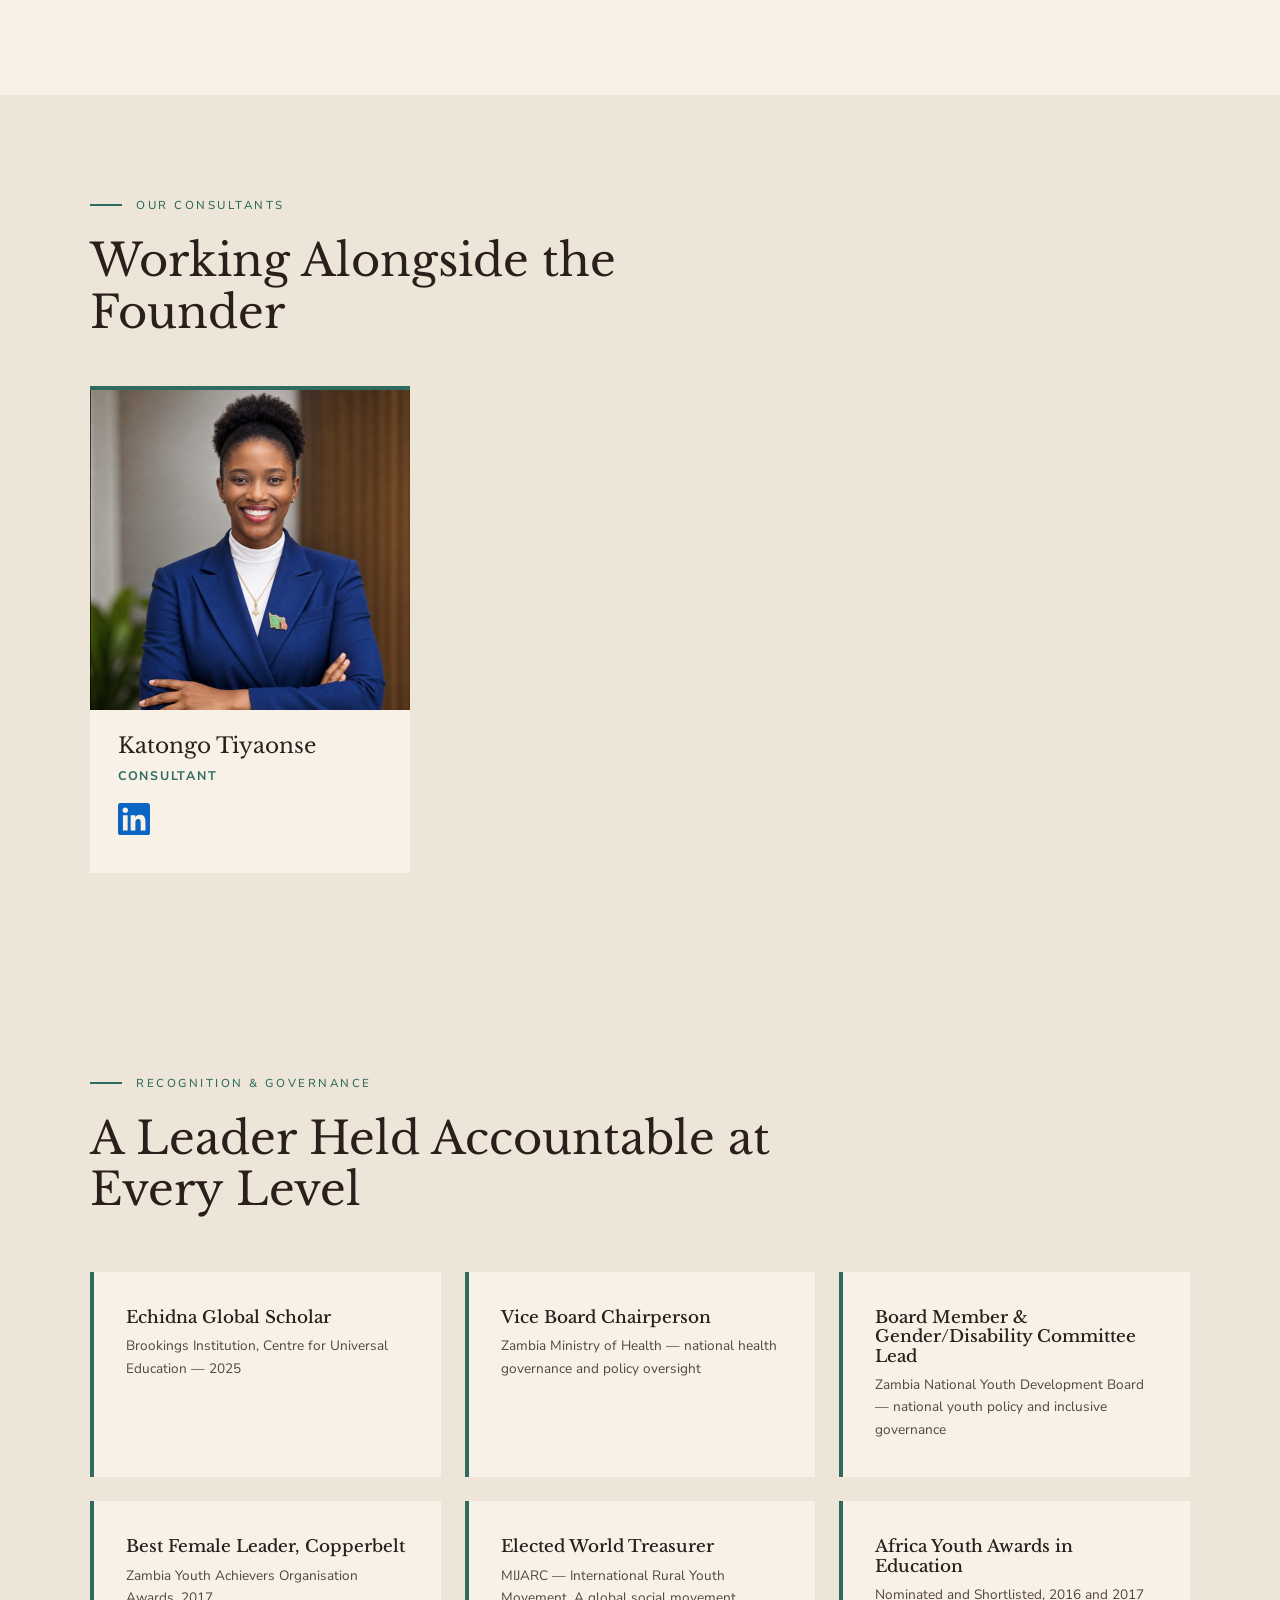
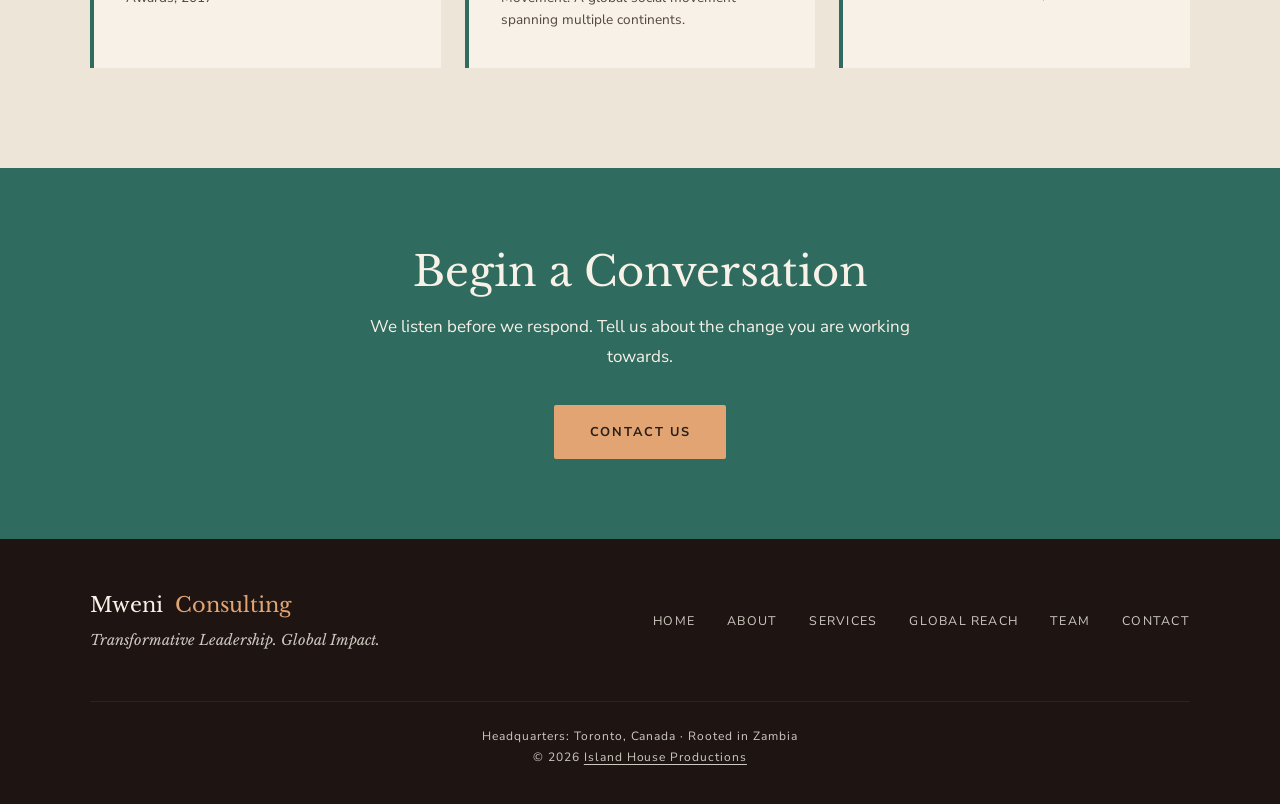
<file: founder.html>
<!DOCTYPE html>
<html lang="en-CA" class="no-js">
<head>
<meta charset="UTF-8">
<meta name="viewport" content="width=device-width, initial-scale=1.0">
<title>Our Team | Mweni Consulting</title>
<meta name="description" content="The Mweni Consulting team: founder Dr. Racheal Kalaba, the scholar who coined Ubuntu Womanism, and consultant Katongo Tiyaonse.">
<script>document.documentElement.className = document.documentElement.className.replace("no-js", "js");</script>
<link rel="preconnect" href="https://fonts.googleapis.com">
<link rel="preconnect" href="https://fonts.gstatic.com" crossorigin>
<link href="https://fonts.googleapis.com/css2?family=Libre+Baskerville:ital,wght@0,400;0,700;1,400&family=Nunito+Sans:wght@300;400;600&display=swap" rel="stylesheet">
<link rel="stylesheet" href="styles.css">
<script src="script.js" defer></script>
</head>
<body>
<a class="skip-link" href="#main">Skip to main content</a>

<header>
<nav id="main-nav" aria-label="Main">
  <div class="nav-inner">
    <div class="nav-logo"><a href="index.html">Mweni <span>Consulting</span></a></div>
    <button class="nav-toggle" type="button" aria-expanded="false" aria-controls="nav-menu">Menu</button>
    <ul class="nav-links" id="nav-menu">
      <li><a href="about.html">About</a></li>
      <li><a href="services.html">Services</a></li>
      <li><a href="global-reach.html">Global Reach</a></li>
      <li><a href="founder.html" aria-current="page">Our Team</a></li>
      <li><a href="contact.html" class="nav-cta">Work With Us</a></li>
    </ul>
  </div>
</nav>
</header>

<main id="main" tabindex="-1">

<section class="page-banner">
  <div class="container">
    <div class="section-label">Our People</div>
    <h1>Our Team</h1>
    <p>Led by Dr. Racheal Kalaba, the scholar who coined Ubuntu Womanism, with consultants who share the firm&rsquo;s commitment to grounded, community-accountable change.</p>
  </div>
</section>

<section id="founder">
  <div class="container">
    <div class="founder-grid">
      <div class="founder-portrait reveal">
        <figure class="founder-photo">
          <img src="racheal-kalaba.jpg" width="840" height="1260" loading="lazy" decoding="async"
               alt="Dr. Racheal Kalaba seated on a stool, wearing a black and white patterned suit, smiling at the camera.">
          <figcaption class="founder-photo-credit">Photo: Jacob&rsquo;s Photography</figcaption>
        </figure>
        <div class="founder-accent-box" aria-hidden="true"></div>
      </div>

      <div class="founder-body">
        <div class="section-label">The Founder</div>
        <h2>Dr. Racheal Kalaba</h2>
        <div class="founder-title">Founder &amp; Strategic Lead</div>

        <p class="founder-bio">
          Dr. Racheal Kalaba is a Bemba and Lunda scholar-practitioner from Zambia and the scholar who coined Ubuntu Womanism. With over fifteen years of professional experience across international development, education, youth leadership, and health sectors, she brings to every engagement a depth of practice that is rare among scholars of her generation. She has not only theorised transformation: she has coordinated it, governed it, evaluated it, and been accountable for it across some of the most complex institutional and community environments in the world.
        </p>
        <p class="founder-bio">
          Her fieldwork spans more than forty adolescent girls across four schools in Kitwe District, Zambia; research produced for the Brookings Institution and academic journals; internationally benchmarked curriculum for girls' leadership programs; and sustained partnerships with governments, multilateral agencies, foundations, academic institutions, and communities across more than twenty countries. Her scholarly collaborators include Professor Njoki Wane (OISE, University of Toronto) and Professor Mariem Lo.
        </p>

        <div class="founder-credentials reveal" role="list" aria-label="Credentials">
          <div class="cred-item" role="listitem">
            <div class="cred-dot" aria-hidden="true"></div>
            PhD in Adult Education and Community Development, OISE, University of Toronto (2025)
          </div>
          <div class="cred-item" role="listitem">
            <div class="cred-dot" aria-hidden="true"></div>
            Master of Development Practice — Indigenous Development, University of Winnipeg
          </div>
          <div class="cred-item" role="listitem">
            <div class="cred-dot" aria-hidden="true"></div>
            Founder &amp; Strategic Lead, ZAMWILL (Zambia Women Institute of Leadership and Learning)
          </div>
          <div class="cred-item" role="listitem">
            <div class="cred-dot" aria-hidden="true"></div>
            Senior Research Fellow, Teyeni Centre
          </div>
          <div class="cred-item" role="listitem">
            <div class="cred-dot" aria-hidden="true"></div>
            Project Coordinator, Ganawishkadawe Centre for Wise Practices in Indigenous Health, Women's College Hospital, Toronto
          </div>
          <div class="cred-item" role="listitem">
            <div class="cred-dot" aria-hidden="true"></div>
            Member, Zambia Institute of Directors — Certified Trainer for Corporate Governance
          </div>
        </div>

        <div class="book-callout reveal">
          <div class="book-label">Forthcoming — Palgrave Macmillan</div>
          <div class="book-title">Ubuntu and the Power of African Women's Leadership:<br>She Leads Because We Are</div>
          <div class="book-pub">The definitive scholarly articulation of Ubuntu Womanism</div>
        </div>
      </div>
    </div>
  </div>
</section>

<section id="team" aria-labelledby="team-heading">
  <div class="container">
    <div class="section-label">Our Consultants</div>
    <h2 class="section-heading" id="team-heading">Working Alongside the Founder</h2>
    <div class="team-grid">
      <article class="team-card reveal">
        <img src="katongo-tiyaonse.jpg" width="640" height="640" loading="lazy" decoding="async"
             alt="Katongo Tiyaonse smiling, wearing a blue blazer with a Zambian flag pin.">
        <div class="team-card-body">
          <h3>Katongo Tiyaonse</h3>
          <p class="team-role">Consultant</p>
          <!-- LinkedIn icon: Font Awesome Free (fontawesome.com), CC BY 4.0 -->
          <a href="https://www.linkedin.com/in/katongo-tiyaonse-661607193/" target="_blank" rel="noopener" aria-label="Katongo Tiyaonse on LinkedIn (opens in a new tab)" style="display:inline-block; margin-top:16px; line-height:0;">
            <svg width="32" height="32" viewBox="0 32 448 448" aria-hidden="true" focusable="false"><path fill="#0A66C2" d="M416 32H31.9C14.3 32 0 46.5 0 64.3v383.4C0 465.5 14.3 480 31.9 480H416c17.6 0 32-14.5 32-32.3V64.3c0-17.8-14.4-32.3-32-32.3zM135.4 416H69V202.2h66.5V416zm-33.2-243c-21.3 0-38.5-17.3-38.5-38.5S80.9 96 102.2 96c21.2 0 38.5 17.3 38.5 38.5 0 21.3-17.2 38.5-38.5 38.5zm282.1 243h-66.4V312c0-24.8-.5-56.7-34.5-56.7-34.6 0-39.9 27-39.9 54.9V416h-66.4V202.2h63.7v29.2h.9c8.9-16.8 30.6-34.5 62.9-34.5 67.2 0 79.7 44.3 79.7 101.9V416z"/></svg>
          </a>
        </div>
      </article>
    </div>
  </div>
</section>

<section id="recognition">
  <div class="container">
    <div class="section-label">Recognition &amp; Governance</div>
    <h2 class="section-heading">A Leader Held Accountable at Every Level</h2>

    <div class="recognition-grid">
      <div class="award-card reveal">
        <h3>Echidna Global Scholar</h3>
        <p>Brookings Institution, Centre for Universal Education — 2025</p>
      </div>
      <div class="award-card reveal">
        <h3>Vice Board Chairperson</h3>
        <p>Zambia Ministry of Health — national health governance and policy oversight</p>
      </div>
      <div class="award-card reveal">
        <h3>Board Member &amp; Gender/Disability Committee Lead</h3>
        <p>Zambia National Youth Development Board — national youth policy and inclusive governance</p>
      </div>
      <div class="award-card reveal">
        <h3>Best Female Leader, Copperbelt</h3>
        <p>Zambia Youth Achievers Organisation Awards, 2017</p>
      </div>
      <div class="award-card reveal">
        <h3>Elected World Treasurer</h3>
        <p>MIJARC — International Rural Youth Movement. A global social movement spanning multiple continents.</p>
      </div>
      <div class="award-card reveal">
        <h3>Africa Youth Awards in Education</h3>
        <p>Nominated and Shortlisted, 2016 and 2017</p>
      </div>
    </div>
  </div>
</section>

<section class="cta-band" aria-labelledby="cta-heading">
  <div class="container">
    <h2 id="cta-heading">Begin a Conversation</h2>
    <p>We listen before we respond. Tell us about the change you are working towards.</p>
    <a href="contact.html">Contact Us</a>
  </div>
</section>

</main>

<footer>
  <div class="container">
    <div class="footer-inner">
      <div>
        <div class="footer-logo">Mweni <span>Consulting</span></div>
        <div class="footer-tagline">Transformative Leadership. Global Impact.</div>
      </div>
      <nav aria-label="Footer"><ul class="footer-links">
        <li><a href="index.html">Home</a></li>
        <li><a href="about.html">About</a></li>
        <li><a href="services.html">Services</a></li>
        <li><a href="global-reach.html">Global Reach</a></li>
        <li><a href="founder.html" aria-current="page">Team</a></li>
        <li><a href="contact.html">Contact</a></li>
      </ul></nav>
      <div class="footer-copy">
        Headquarters: Toronto, Canada &middot; Rooted in Zambia<br>
        &copy; 2026 <a class="footer-credit" href="https://www.islandhousepro.com" target="_blank" rel="noopener">Island House Productions<span class="visually-hidden"> (opens in a new tab)</span></a>
      </div>
    </div>
  </div>
</footer>
</body>
</html>
</file>
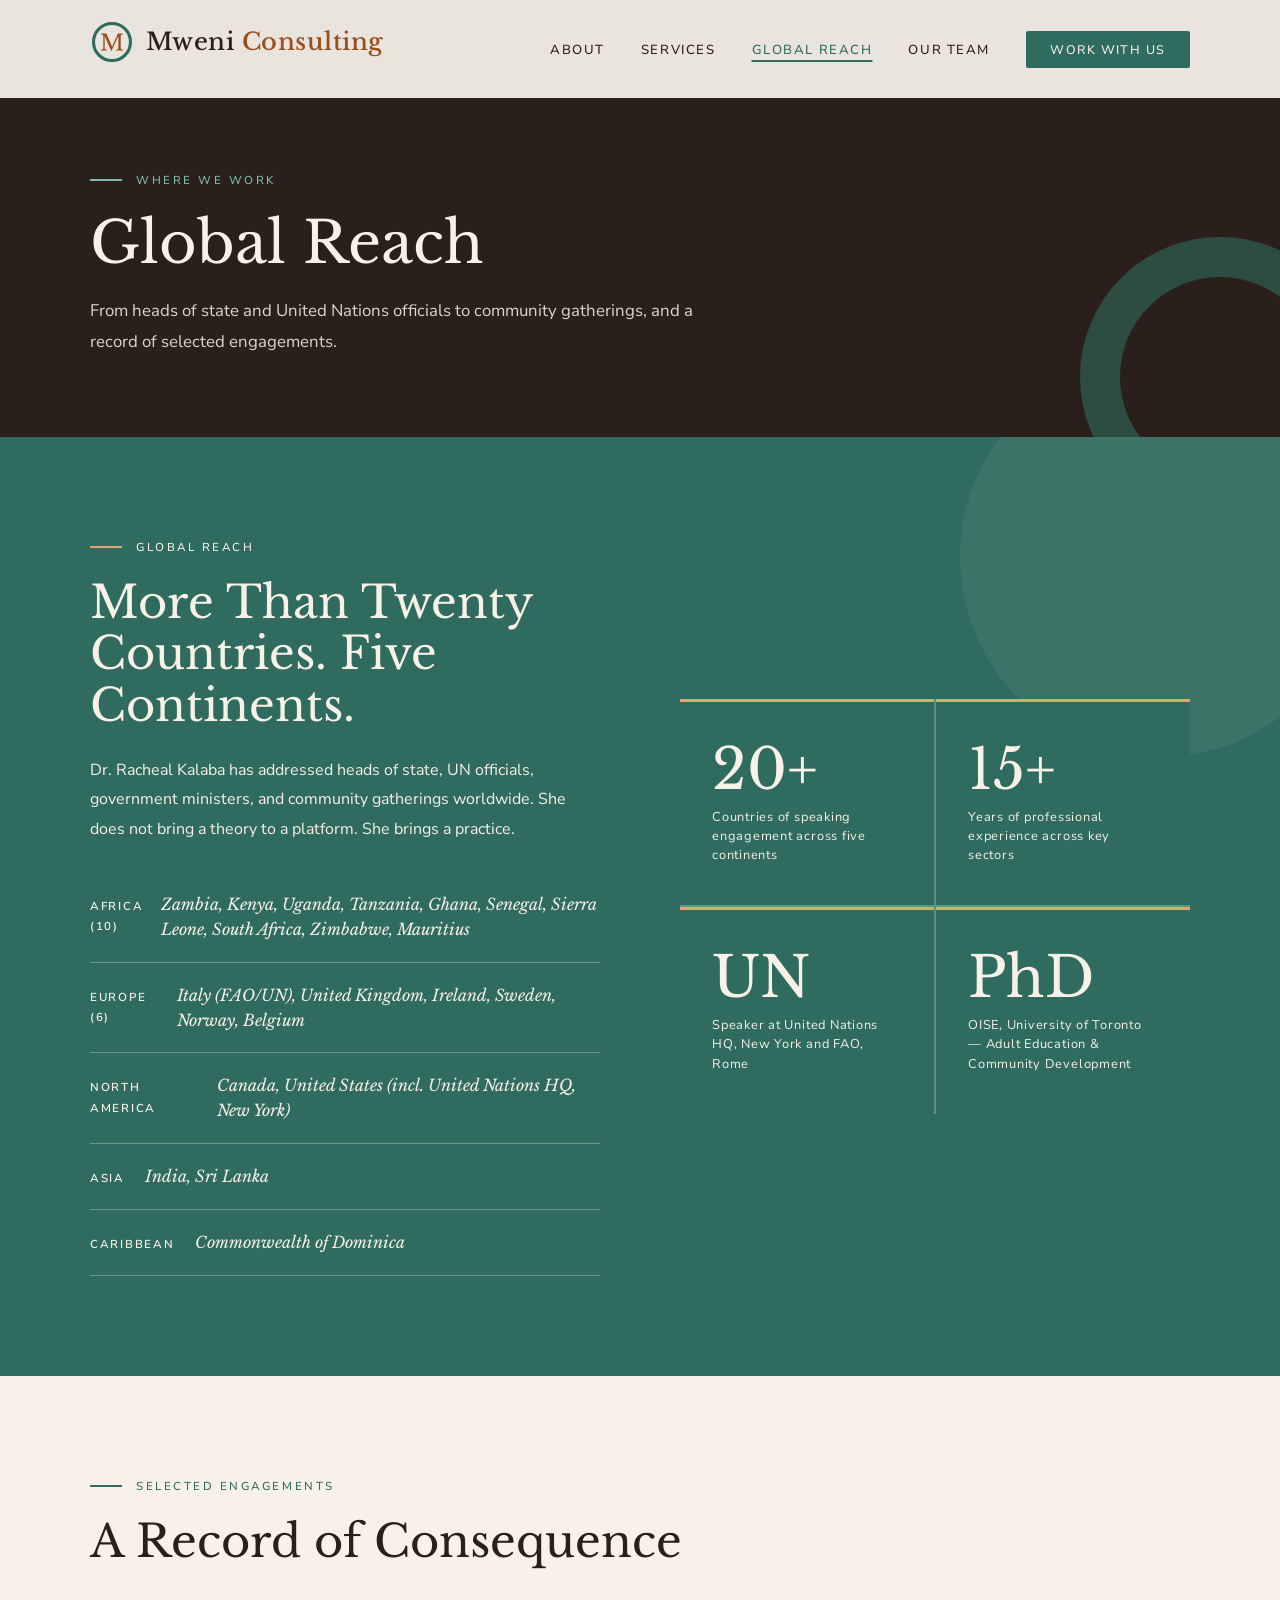
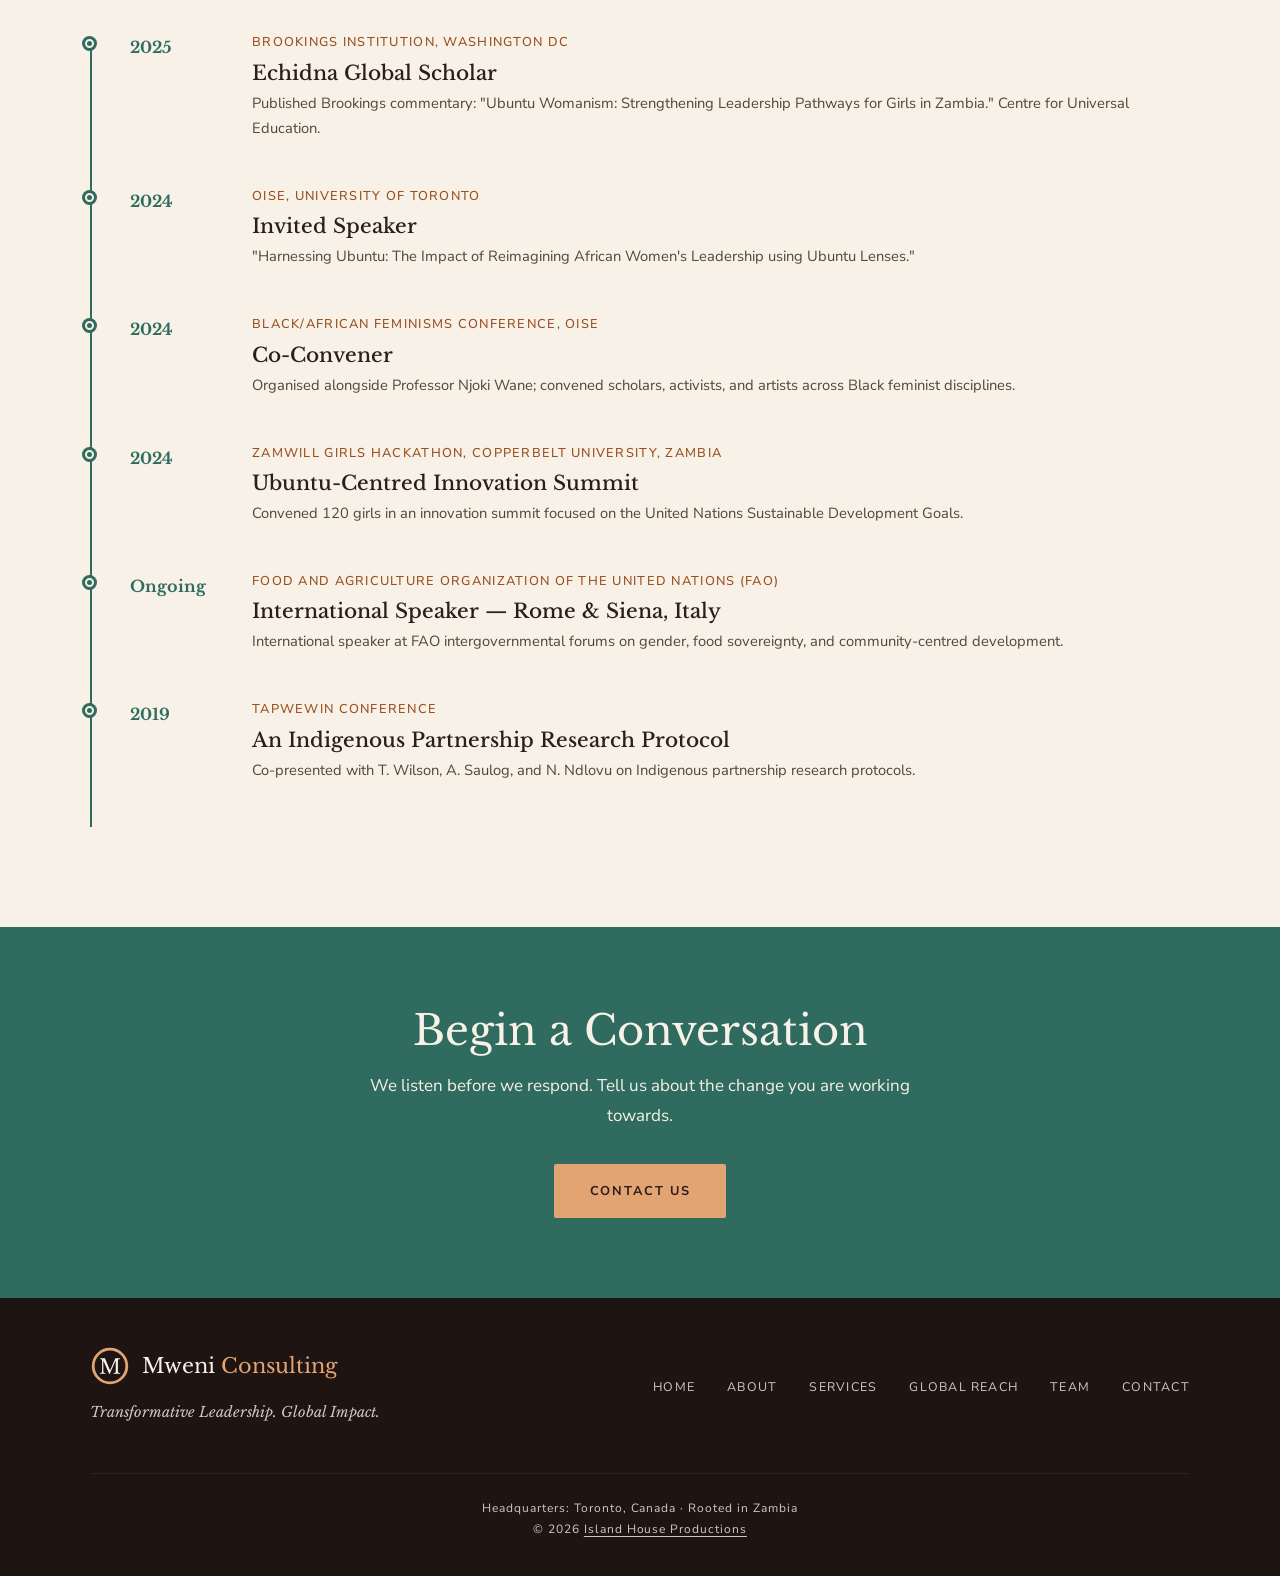
<file: global-reach.html>
<!DOCTYPE html>
<html lang="en-CA" class="no-js">
<head>
<meta charset="UTF-8">
<meta name="viewport" content="width=device-width, initial-scale=1.0">
<title>Global Reach | Mweni Consulting</title>
<meta name="description" content="Mweni Consulting works across more than twenty countries and five continents, with governments, multilateral agencies, foundations and communities.">
<script>document.documentElement.className = document.documentElement.className.replace("no-js", "js");</script>
<link rel="preconnect" href="https://fonts.googleapis.com">
<link rel="preconnect" href="https://fonts.gstatic.com" crossorigin>
<link href="https://fonts.googleapis.com/css2?family=Libre+Baskerville:ital,wght@0,400;0,700;1,400&family=Nunito+Sans:wght@300;400;600&display=swap" rel="stylesheet">
<link rel="canonical" href="https://mweni.ca/global-reach">
<meta property="og:type" content="website">
<meta property="og:site_name" content="Mweni Consulting">
<meta property="og:locale" content="en_CA">
<meta property="og:title" content="Global Reach | Mweni Consulting">
<meta property="og:description" content="Mweni Consulting works across more than twenty countries and five continents, with governments, multilateral agencies, foundations and communities.">
<meta property="og:url" content="https://mweni.ca/global-reach">
<meta property="og:image" content="https://mweni.ca/social-share.png">
<meta property="og:image:width" content="1200">
<meta property="og:image:height" content="630">
<meta property="og:image:alt" content="Mweni Consulting: Transformative Leadership. Global Impact.">
<meta name="twitter:card" content="summary_large_image">
<meta name="twitter:title" content="Global Reach | Mweni Consulting">
<meta name="twitter:description" content="Mweni Consulting works across more than twenty countries and five continents, with governments, multilateral agencies, foundations and communities.">
<meta name="twitter:image" content="https://mweni.ca/social-share.png">
<meta name="theme-color" content="#2A1F1A">
<link rel="icon" href="favicon.ico" sizes="any">
<link rel="icon" href="favicon.svg" type="image/svg+xml">
<link rel="apple-touch-icon" href="apple-touch-icon.png">
<link rel="stylesheet" href="styles.css">
<script src="script.js" defer></script>
</head>
<body>
<a class="skip-link" href="#main">Skip to main content</a>

<header>
<nav id="main-nav" aria-label="Main">
  <div class="nav-inner">
    <div class="nav-logo"><a href="./"><img class="logo-mark" src="mweni-mark.svg" alt="" width="44" height="44"><span class="logo-text">Mweni <span>Consulting</span></span></a></div>
    <button class="nav-toggle" type="button" aria-expanded="false" aria-controls="nav-menu">Menu</button>
    <ul class="nav-links" id="nav-menu">
      <li><a href="about">About</a></li>
      <li><a href="services">Services</a></li>
      <li><a href="global-reach" aria-current="page">Global Reach</a></li>
      <li><a href="team">Our Team</a></li>
      <li><a href="contact" class="nav-cta">Work With Us</a></li>
    </ul>
  </div>
</nav>
</header>

<main id="main" tabindex="-1">

<section class="page-banner">
  <div class="container">
    <div class="section-label">Where We Work</div>
    <h1>Global Reach</h1>
    <p>From heads of state and United Nations officials to community gatherings, and a record of selected engagements.</p>
  </div>
</section>

<section id="reach">
  <div class="container">
    <div class="reach-inner">
      <div class="reach-left">
        <div class="section-label">Global Reach</div>
        <h2 class="section-heading">More Than Twenty Countries. Five Continents.</h2>
        <p class="section-subtext">Dr. Racheal Kalaba has addressed heads of state, UN officials, government ministers, and community gatherings worldwide. She does not bring a theory to a platform. She brings a practice.</p>

        <div class="regions">
          <div class="region-row reveal">
            <div class="region-name">Africa (10)</div>
            <div class="region-countries">Zambia, Kenya, Uganda, Tanzania, Ghana, Senegal, Sierra Leone, South Africa, Zimbabwe, Mauritius</div>
          </div>
          <div class="region-row reveal">
            <div class="region-name">Europe (6)</div>
            <div class="region-countries">Italy (FAO/UN), United Kingdom, Ireland, Sweden, Norway, Belgium</div>
          </div>
          <div class="region-row reveal">
            <div class="region-name">North America</div>
            <div class="region-countries">Canada, United States (incl. United Nations HQ, New York)</div>
          </div>
          <div class="region-row reveal">
            <div class="region-name">Asia</div>
            <div class="region-countries">India, Sri Lanka</div>
          </div>
          <div class="region-row reveal">
            <div class="region-name">Caribbean</div>
            <div class="region-countries">Commonwealth of Dominica</div>
          </div>
        </div>
      </div>

      <div class="stats-grid reveal">
        <div class="stat-box">
          <div class="stat-num">20+</div>
          <div class="stat-label">Countries of speaking engagement across five continents</div>
        </div>
        <div class="stat-box">
          <div class="stat-num">15+</div>
          <div class="stat-label">Years of professional experience across key sectors</div>
        </div>
        <div class="stat-box">
          <div class="stat-num">UN</div>
          <div class="stat-label">Speaker at United Nations HQ, New York and FAO, Rome</div>
        </div>
        <div class="stat-box">
          <div class="stat-num">PhD</div>
          <div class="stat-label">OISE, University of Toronto — Adult Education &amp; Community Development</div>
        </div>
      </div>
    </div>
  </div>
</section>

<section id="engagements">
  <div class="container">
    <div class="engagements-header">
      <div class="section-label">Selected Engagements</div>
      <h2 class="section-heading">A Record of Consequence</h2>
    </div>

    <div class="timeline">
      <div class="timeline-item reveal">
        <div class="timeline-year">2025</div>
        <div class="timeline-body">
          <div class="org">Brookings Institution, Washington DC</div>
          <h3>Echidna Global Scholar</h3>
          <p>Published Brookings commentary: "Ubuntu Womanism: Strengthening Leadership Pathways for Girls in Zambia." Centre for Universal Education.</p>
        </div>
      </div>
      <div class="timeline-item reveal">
        <div class="timeline-year">2024</div>
        <div class="timeline-body">
          <div class="org">OISE, University of Toronto</div>
          <h3>Invited Speaker</h3>
          <p>"Harnessing Ubuntu: The Impact of Reimagining African Women's Leadership using Ubuntu Lenses."</p>
        </div>
      </div>
      <div class="timeline-item reveal">
        <div class="timeline-year">2024</div>
        <div class="timeline-body">
          <div class="org">Black/African Feminisms Conference, OISE</div>
          <h3>Co-Convener</h3>
          <p>Organised alongside Professor Njoki Wane; convened scholars, activists, and artists across Black feminist disciplines.</p>
        </div>
      </div>
      <div class="timeline-item reveal">
        <div class="timeline-year">2024</div>
        <div class="timeline-body">
          <div class="org">ZAMWILL Girls Hackathon, Copperbelt University, Zambia</div>
          <h3>Ubuntu-Centred Innovation Summit</h3>
          <p>Convened 120 girls in an innovation summit focused on the United Nations Sustainable Development Goals.</p>
        </div>
      </div>
      <div class="timeline-item reveal">
        <div class="timeline-year">Ongoing</div>
        <div class="timeline-body">
          <div class="org">Food and Agriculture Organization of the United Nations (FAO)</div>
          <h3>International Speaker — Rome &amp; Siena, Italy</h3>
          <p>International speaker at FAO intergovernmental forums on gender, food sovereignty, and community-centred development.</p>
        </div>
      </div>
      <div class="timeline-item reveal">
        <div class="timeline-year">2019</div>
        <div class="timeline-body">
          <div class="org">Tapwewin Conference</div>
          <h3>An Indigenous Partnership Research Protocol</h3>
          <p>Co-presented with T. Wilson, A. Saulog, and N. Ndlovu on Indigenous partnership research protocols.</p>
        </div>
      </div>
    </div>
  </div>
</section>

<section class="cta-band" aria-labelledby="cta-heading">
  <div class="container">
    <h2 id="cta-heading">Begin a Conversation</h2>
    <p>We listen before we respond. Tell us about the change you are working towards.</p>
    <a href="contact">Contact Us</a>
  </div>
</section>

</main>

<footer>
  <div class="container">
    <div class="footer-inner">
      <div>
        <div class="footer-logo"><img class="logo-mark" src="mweni-mark-reverse.svg" alt="" width="40" height="40"><span class="logo-text">Mweni <span>Consulting</span></span></div>
        <div class="footer-tagline">Transformative Leadership. Global Impact.</div>
      </div>
      <nav aria-label="Footer"><ul class="footer-links">
        <li><a href="./">Home</a></li>
        <li><a href="about">About</a></li>
        <li><a href="services">Services</a></li>
        <li><a href="global-reach" aria-current="page">Global Reach</a></li>
        <li><a href="team">Team</a></li>
        <li><a href="contact">Contact</a></li>
      </ul></nav>
      <div class="footer-copy">
        Headquarters: Toronto, Canada &middot; Rooted in Zambia<br>
        &copy; 2026 <a class="footer-credit" href="https://www.islandhousepro.com" target="_blank" rel="noopener">Island House Productions<span class="visually-hidden"> (opens in a new tab)</span></a>
      </div>
    </div>
  </div>
</footer>
</body>
</html>
</file>
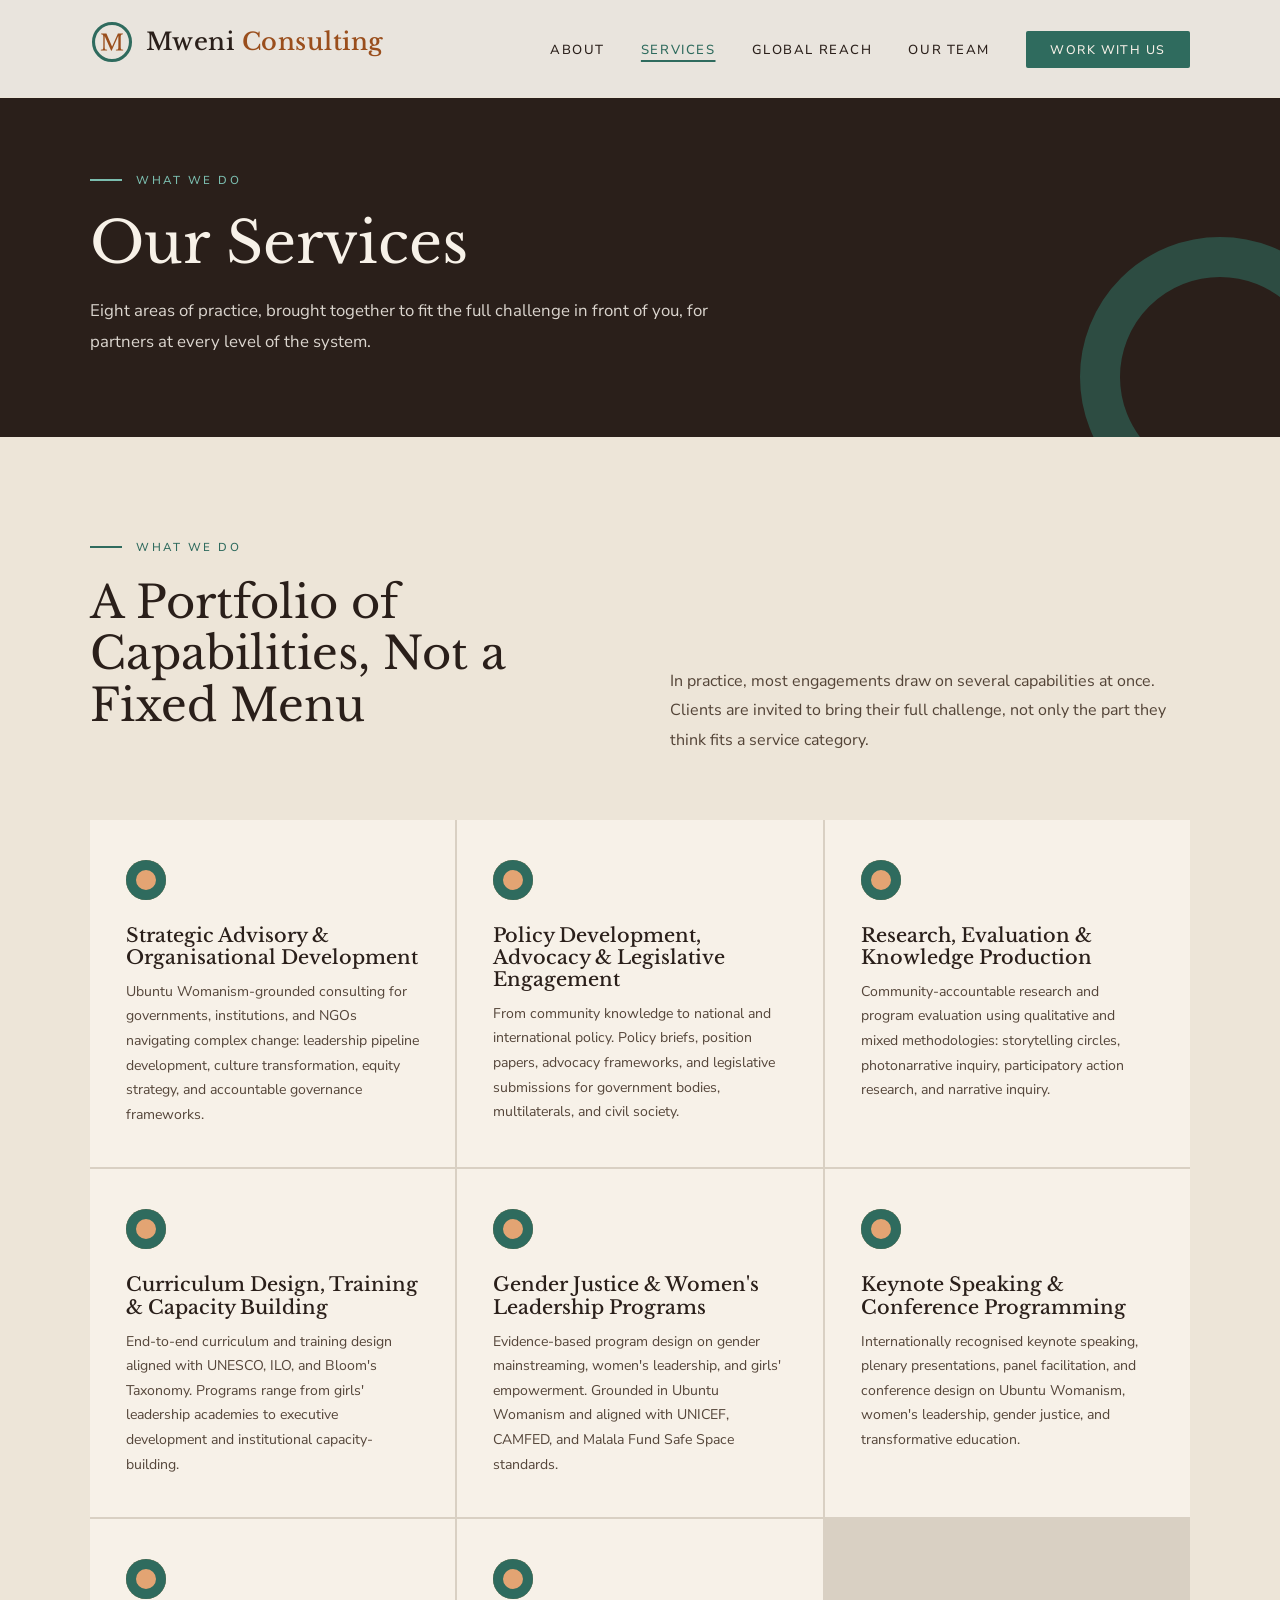
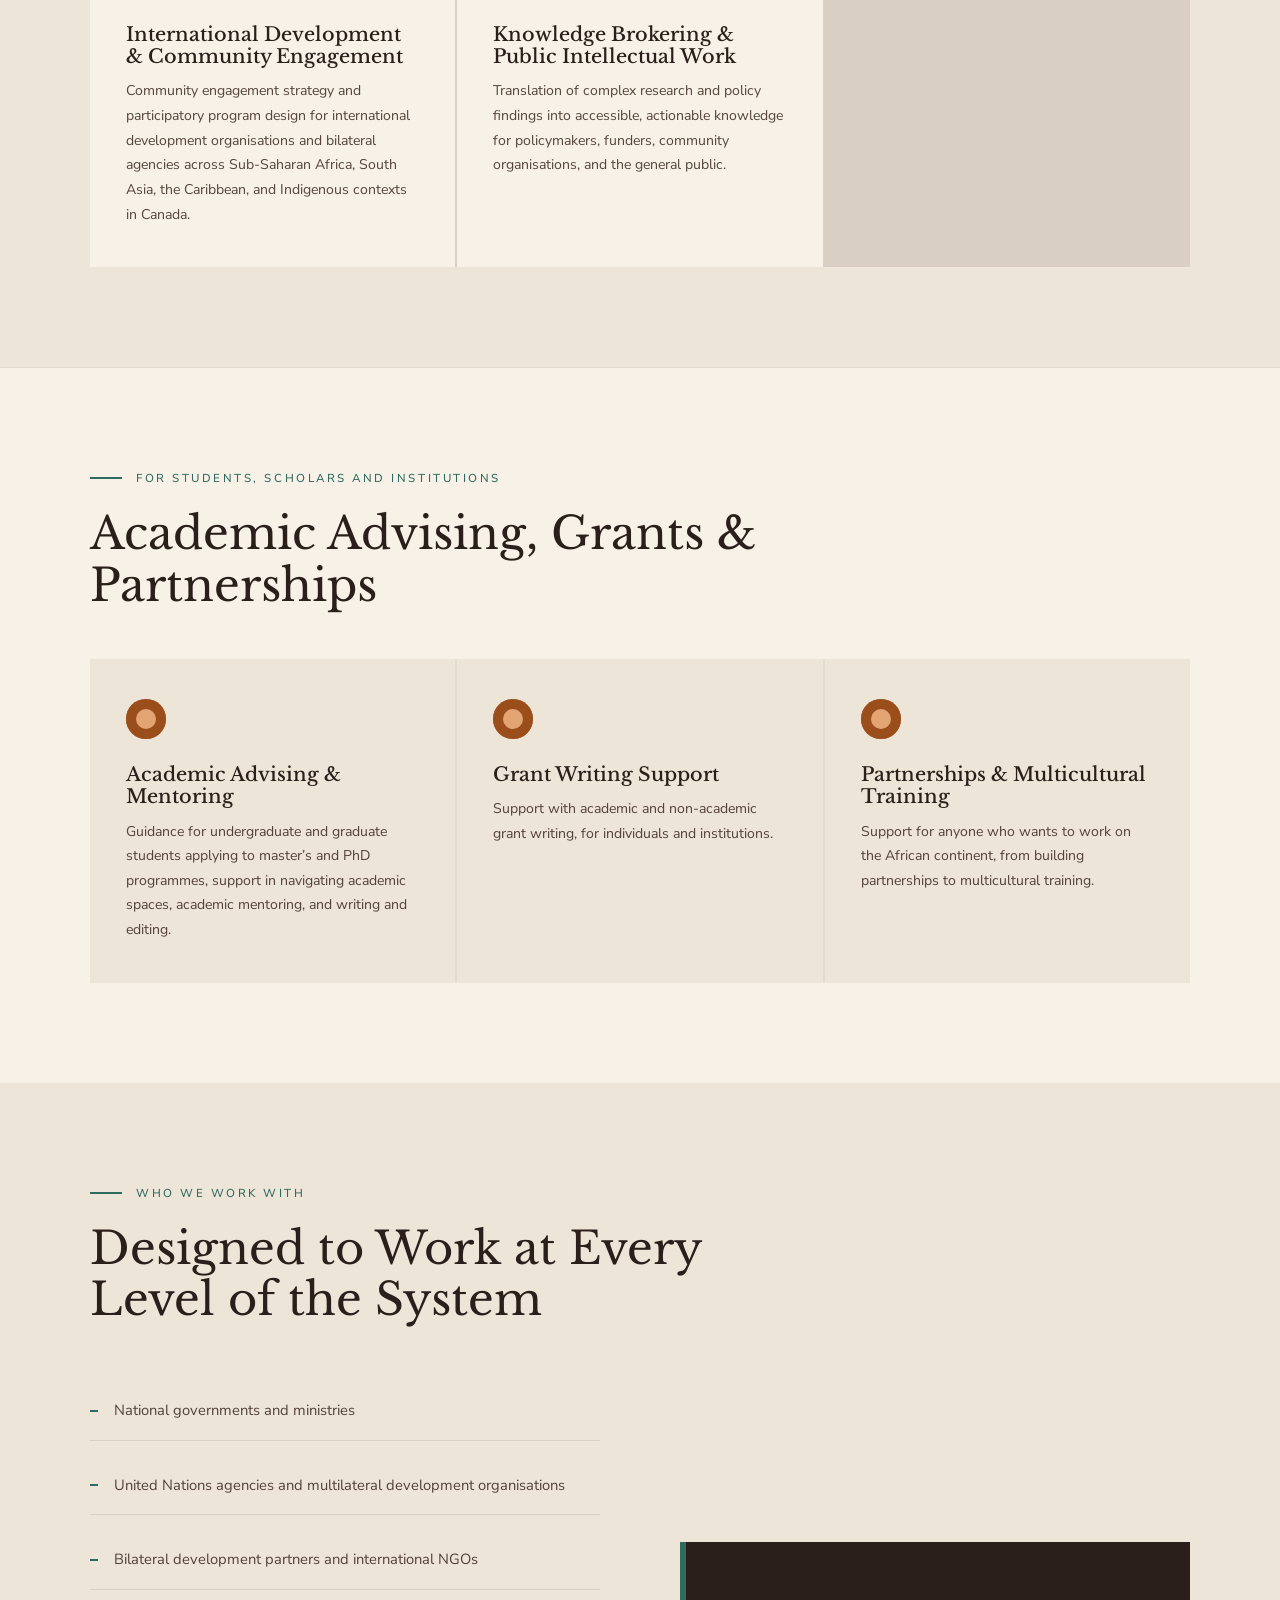
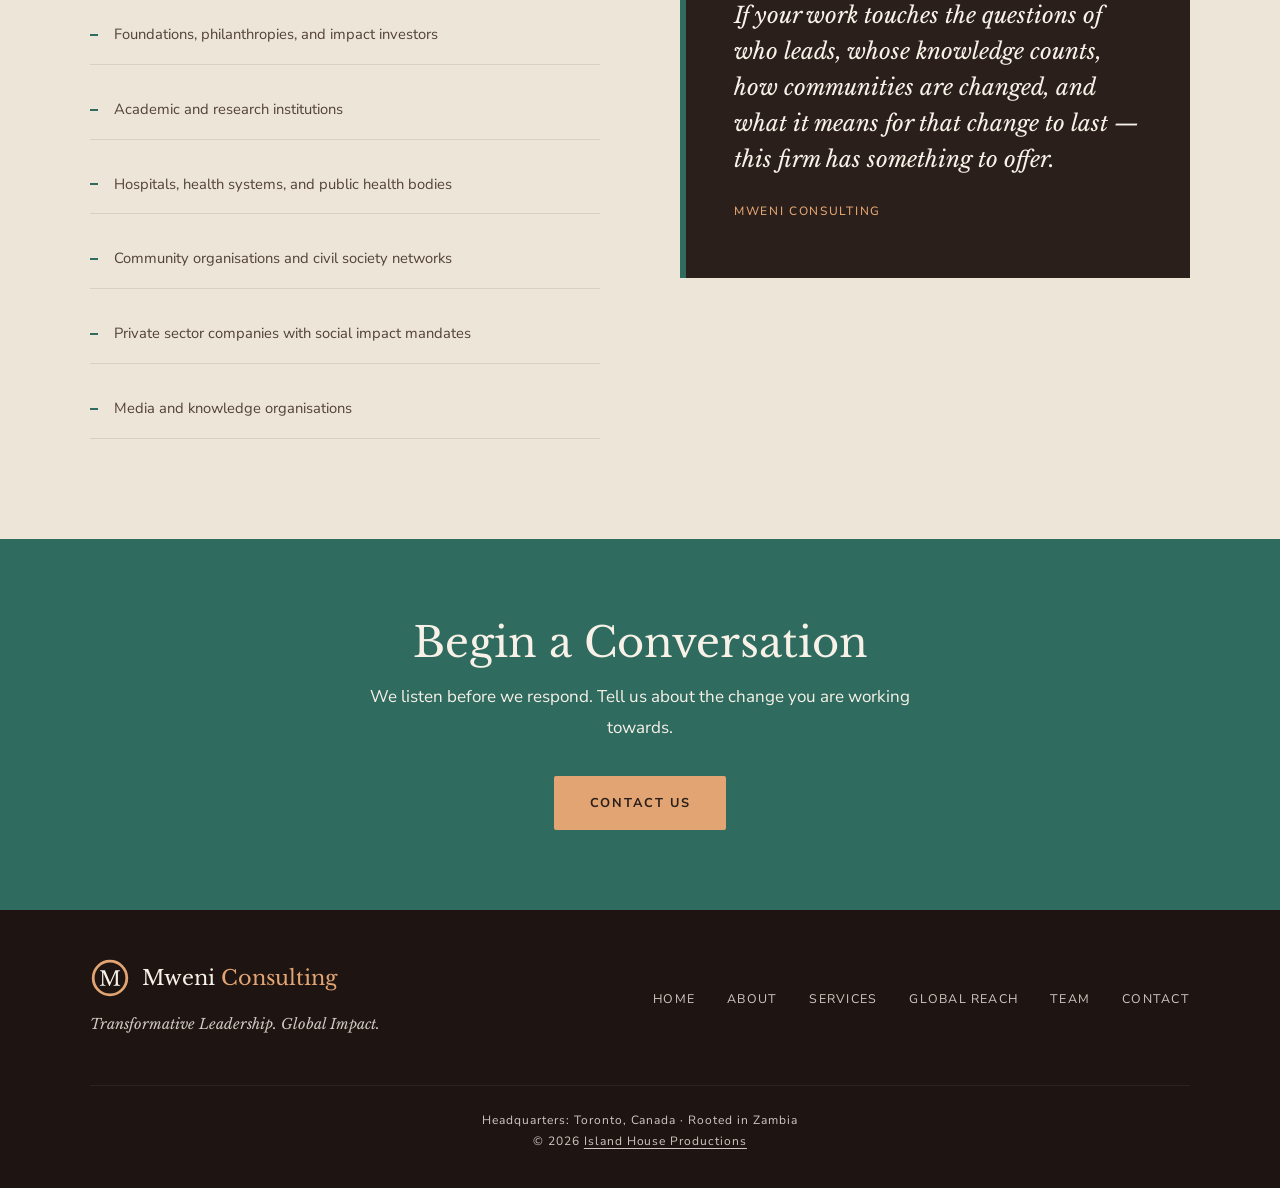
<file: services.html>
<!DOCTYPE html>
<html lang="en-CA" class="no-js">
<head>
<meta charset="UTF-8">
<meta name="viewport" content="width=device-width, initial-scale=1.0">
<title>Services | Mweni Consulting</title>
<meta name="description" content="Mweni Consulting services: strategic advisory, policy, research, gender justice programmes, academic advising, grant writing and partnership support.">
<script>document.documentElement.className = document.documentElement.className.replace("no-js", "js");</script>
<link rel="preconnect" href="https://fonts.googleapis.com">
<link rel="preconnect" href="https://fonts.gstatic.com" crossorigin>
<link href="https://fonts.googleapis.com/css2?family=Libre+Baskerville:ital,wght@0,400;0,700;1,400&family=Nunito+Sans:wght@300;400;600&display=swap" rel="stylesheet">
<link rel="canonical" href="https://mweni.ca/services">
<meta property="og:type" content="website">
<meta property="og:site_name" content="Mweni Consulting">
<meta property="og:locale" content="en_CA">
<meta property="og:title" content="Services | Mweni Consulting">
<meta property="og:description" content="Mweni Consulting services: strategic advisory, policy, research, gender justice programmes, academic advising, grant writing and partnership support.">
<meta property="og:url" content="https://mweni.ca/services">
<meta property="og:image" content="https://mweni.ca/social-share.png">
<meta property="og:image:width" content="1200">
<meta property="og:image:height" content="630">
<meta property="og:image:alt" content="Mweni Consulting: Transformative Leadership. Global Impact.">
<meta name="twitter:card" content="summary_large_image">
<meta name="twitter:title" content="Services | Mweni Consulting">
<meta name="twitter:description" content="Mweni Consulting services: strategic advisory, policy, research, gender justice programmes, academic advising, grant writing and partnership support.">
<meta name="twitter:image" content="https://mweni.ca/social-share.png">
<meta name="theme-color" content="#2A1F1A">
<link rel="icon" href="favicon.ico" sizes="any">
<link rel="icon" href="favicon.svg" type="image/svg+xml">
<link rel="apple-touch-icon" href="apple-touch-icon.png">
<link rel="stylesheet" href="styles.css">
<script src="script.js" defer></script>
</head>
<body>
<a class="skip-link" href="#main">Skip to main content</a>

<header>
<nav id="main-nav" aria-label="Main">
  <div class="nav-inner">
    <div class="nav-logo"><a href="./"><img class="logo-mark" src="mweni-mark.svg" alt="" width="44" height="44"><span class="logo-text">Mweni <span>Consulting</span></span></a></div>
    <button class="nav-toggle" type="button" aria-expanded="false" aria-controls="nav-menu">Menu</button>
    <ul class="nav-links" id="nav-menu">
      <li><a href="about">About</a></li>
      <li><a href="services" aria-current="page">Services</a></li>
      <li><a href="global-reach">Global Reach</a></li>
      <li><a href="team">Our Team</a></li>
      <li><a href="contact" class="nav-cta">Work With Us</a></li>
    </ul>
  </div>
</nav>
</header>

<main id="main" tabindex="-1">

<section class="page-banner">
  <div class="container">
    <div class="section-label">What We Do</div>
    <h1>Our Services</h1>
    <p>Eight areas of practice, brought together to fit the full challenge in front of you, for partners at every level of the system.</p>
  </div>
</section>

<section id="services">
  <div class="container">
    <div class="services-header">
      <div>
        <div class="section-label">What We Do</div>
        <h2 class="section-heading">A Portfolio of Capabilities, Not a Fixed Menu</h2>
      </div>
      <p class="section-subtext reveal">In practice, most engagements draw on several capabilities at once. Clients are invited to bring their full challenge, not only the part they think fits a service category.</p>
    </div>

    <div class="services-grid">
      <div class="service-card reveal">
        <div class="service-icon" aria-hidden="true"></div>
        <h3>Strategic Advisory &amp; Organisational Development</h3>
        <p>Ubuntu Womanism-grounded consulting for governments, institutions, and NGOs navigating complex change: leadership pipeline development, culture transformation, equity strategy, and accountable governance frameworks.</p>
      </div>
      <div class="service-card reveal">
        <div class="service-icon" aria-hidden="true"></div>
        <h3>Policy Development, Advocacy &amp; Legislative Engagement</h3>
        <p>From community knowledge to national and international policy. Policy briefs, position papers, advocacy frameworks, and legislative submissions for government bodies, multilaterals, and civil society.</p>
      </div>
      <div class="service-card reveal">
        <div class="service-icon" aria-hidden="true"></div>
        <h3>Research, Evaluation &amp; Knowledge Production</h3>
        <p>Community-accountable research and program evaluation using qualitative and mixed methodologies: storytelling circles, photonarrative inquiry, participatory action research, and narrative inquiry.</p>
      </div>
      <div class="service-card reveal">
        <div class="service-icon" aria-hidden="true"></div>
        <h3>Curriculum Design, Training &amp; Capacity Building</h3>
        <p>End-to-end curriculum and training design aligned with UNESCO, ILO, and Bloom's Taxonomy. Programs range from girls' leadership academies to executive development and institutional capacity-building.</p>
      </div>
      <div class="service-card reveal">
        <div class="service-icon" aria-hidden="true"></div>
        <h3>Gender Justice &amp; Women's Leadership Programs</h3>
        <p>Evidence-based program design on gender mainstreaming, women's leadership, and girls' empowerment. Grounded in Ubuntu Womanism and aligned with UNICEF, CAMFED, and Malala Fund Safe Space standards.</p>
      </div>
      <div class="service-card reveal">
        <div class="service-icon" aria-hidden="true"></div>
        <h3>Keynote Speaking &amp; Conference Programming</h3>
        <p>Internationally recognised keynote speaking, plenary presentations, panel facilitation, and conference design on Ubuntu Womanism, women's leadership, gender justice, and transformative education.</p>
      </div>
      <div class="service-card reveal">
        <div class="service-icon" aria-hidden="true"></div>
        <h3>International Development &amp; Community Engagement</h3>
        <p>Community engagement strategy and participatory program design for international development organisations and bilateral agencies across Sub-Saharan Africa, South Asia, the Caribbean, and Indigenous contexts in Canada.</p>
      </div>
      <div class="service-card reveal">
        <div class="service-icon" aria-hidden="true"></div>
        <h3>Knowledge Brokering &amp; Public Intellectual Work</h3>
        <p>Translation of complex research and policy findings into accessible, actionable knowledge for policymakers, funders, community organisations, and the general public.</p>
      </div>
    </div>
  </div>
</section>

<section id="academic" class="academic-section" aria-labelledby="academic-heading">
  <div class="container">
    <div class="academic-header reveal">
      <div class="section-label">For Students, Scholars and Institutions</div>
      <h2 class="section-heading" id="academic-heading">Academic Advising, Grants &amp; Partnerships</h2>
    </div>
    <div class="services-grid academic-grid">
      <div class="service-card reveal">
        <div class="service-icon" aria-hidden="true"></div>
        <h3>Academic Advising &amp; Mentoring</h3>
        <p>Guidance for undergraduate and graduate students applying to master&rsquo;s and PhD programmes, support in navigating academic spaces, academic mentoring, and writing and editing.</p>
      </div>
      <div class="service-card reveal">
        <div class="service-icon" aria-hidden="true"></div>
        <h3>Grant Writing Support</h3>
        <p>Support with academic and non-academic grant writing, for individuals and institutions.</p>
      </div>
      <div class="service-card reveal">
        <div class="service-icon" aria-hidden="true"></div>
        <h3>Partnerships &amp; Multicultural Training</h3>
        <p>Support for anyone who wants to work on the African continent, from building partnerships to multicultural training.</p>
      </div>
    </div>
  </div>
</section>

<section id="clients">
  <div class="container">
    <div class="section-label">Who We Work With</div>
    <h2 class="section-heading">Designed to Work at Every Level of the System</h2>

    <div class="clients-intro">
      <ul class="client-categories reveal" role="list" style="list-style:none;">
        <li class="client-cat">National governments and ministries</li>
        <li class="client-cat">United Nations agencies and multilateral development organisations</li>
        <li class="client-cat">Bilateral development partners and international NGOs</li>
        <li class="client-cat">Foundations, philanthropies, and impact investors</li>
        <li class="client-cat">Academic and research institutions</li>
        <li class="client-cat">Hospitals, health systems, and public health bodies</li>
        <li class="client-cat">Community organisations and civil society networks</li>
        <li class="client-cat">Private sector companies with social impact mandates</li>
        <li class="client-cat">Media and knowledge organisations</li>
      </ul>

      <div class="clients-quote reveal">
        <p>
          If your work touches the questions of who leads, whose knowledge counts, how communities are changed, and what it means for that change to last — this firm has something to offer.
        </p>
        <span class="attr">Mweni Consulting</span>
      </div>
    </div>
  </div>
</section>

<section class="cta-band" aria-labelledby="cta-heading">
  <div class="container">
    <h2 id="cta-heading">Begin a Conversation</h2>
    <p>We listen before we respond. Tell us about the change you are working towards.</p>
    <a href="contact">Contact Us</a>
  </div>
</section>

</main>

<footer>
  <div class="container">
    <div class="footer-inner">
      <div>
        <div class="footer-logo"><img class="logo-mark" src="mweni-mark-reverse.svg" alt="" width="40" height="40"><span class="logo-text">Mweni <span>Consulting</span></span></div>
        <div class="footer-tagline">Transformative Leadership. Global Impact.</div>
      </div>
      <nav aria-label="Footer"><ul class="footer-links">
        <li><a href="./">Home</a></li>
        <li><a href="about">About</a></li>
        <li><a href="services" aria-current="page">Services</a></li>
        <li><a href="global-reach">Global Reach</a></li>
        <li><a href="team">Team</a></li>
        <li><a href="contact">Contact</a></li>
      </ul></nav>
      <div class="footer-copy">
        Headquarters: Toronto, Canada &middot; Rooted in Zambia<br>
        &copy; 2026 <a class="footer-credit" href="https://www.islandhousepro.com" target="_blank" rel="noopener">Island House Productions<span class="visually-hidden"> (opens in a new tab)</span></a>
      </div>
    </div>
  </div>
</footer>
</body>
</html>
</file>
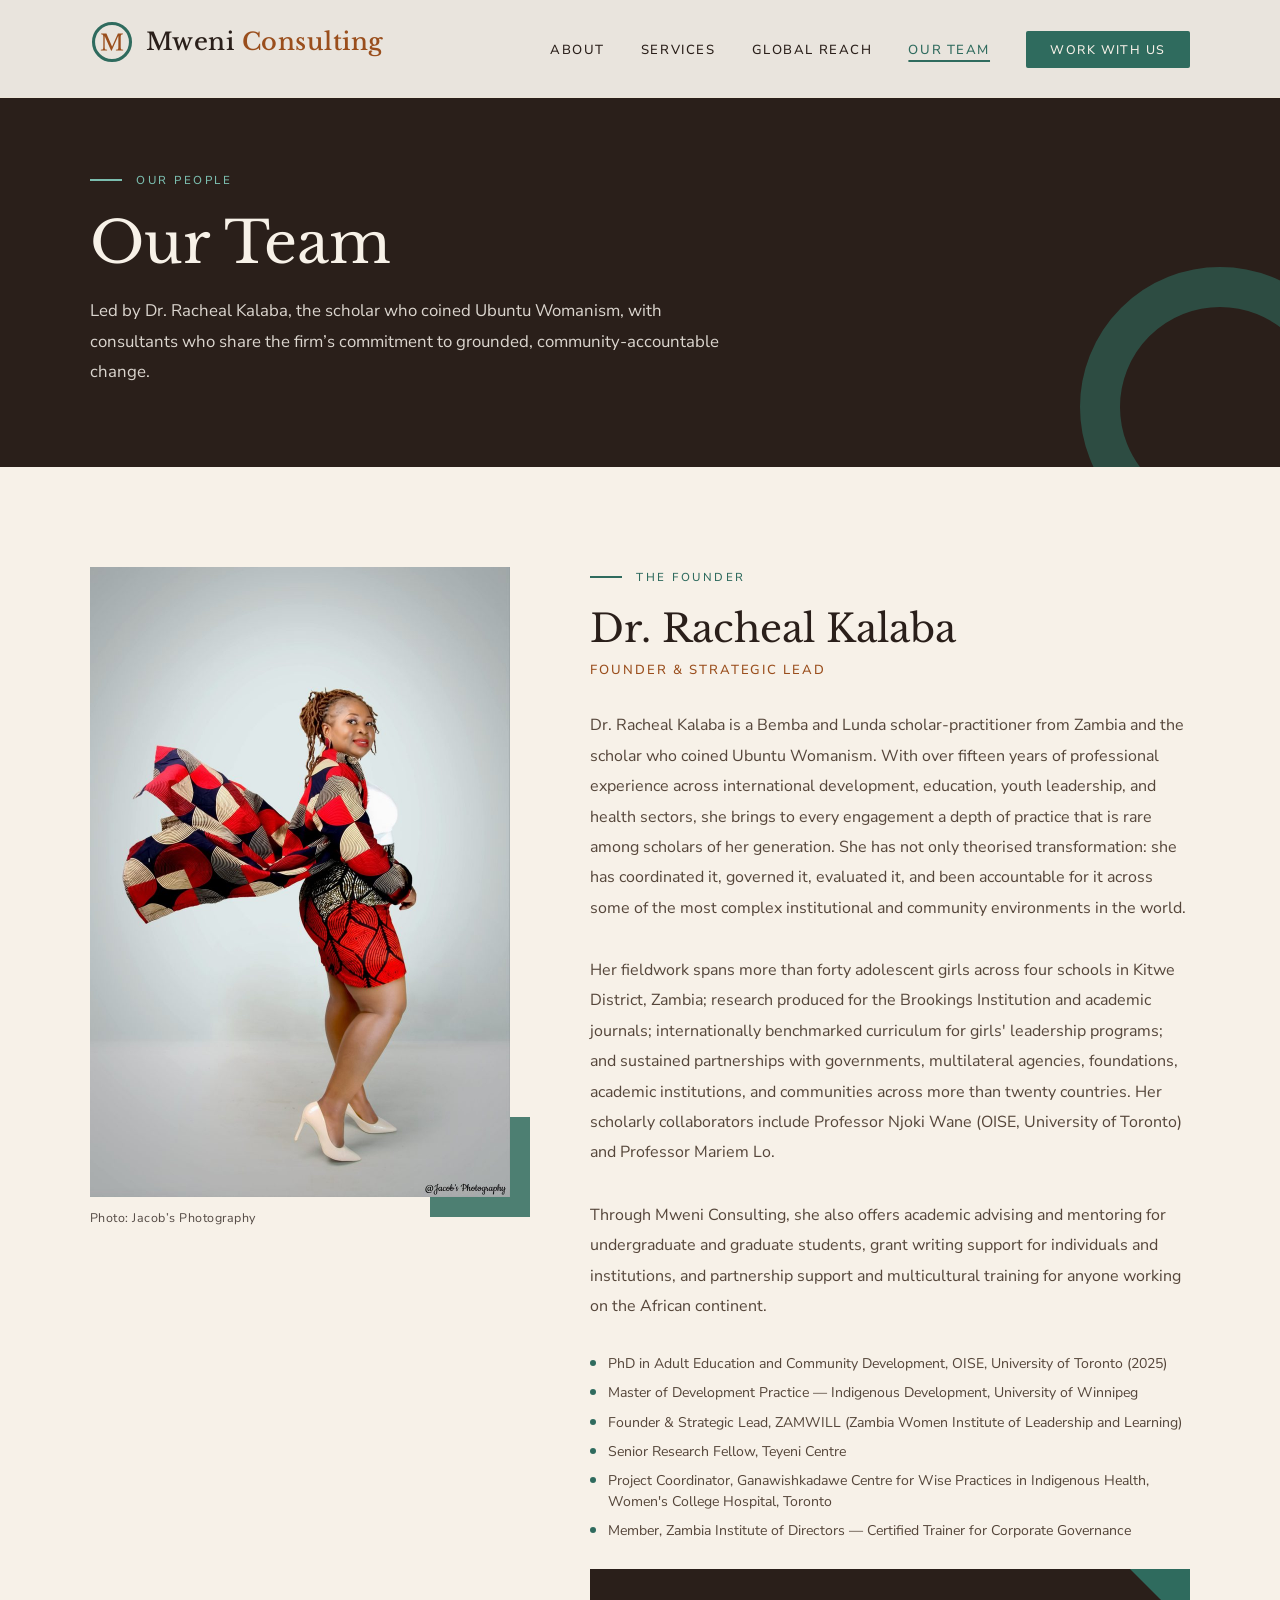
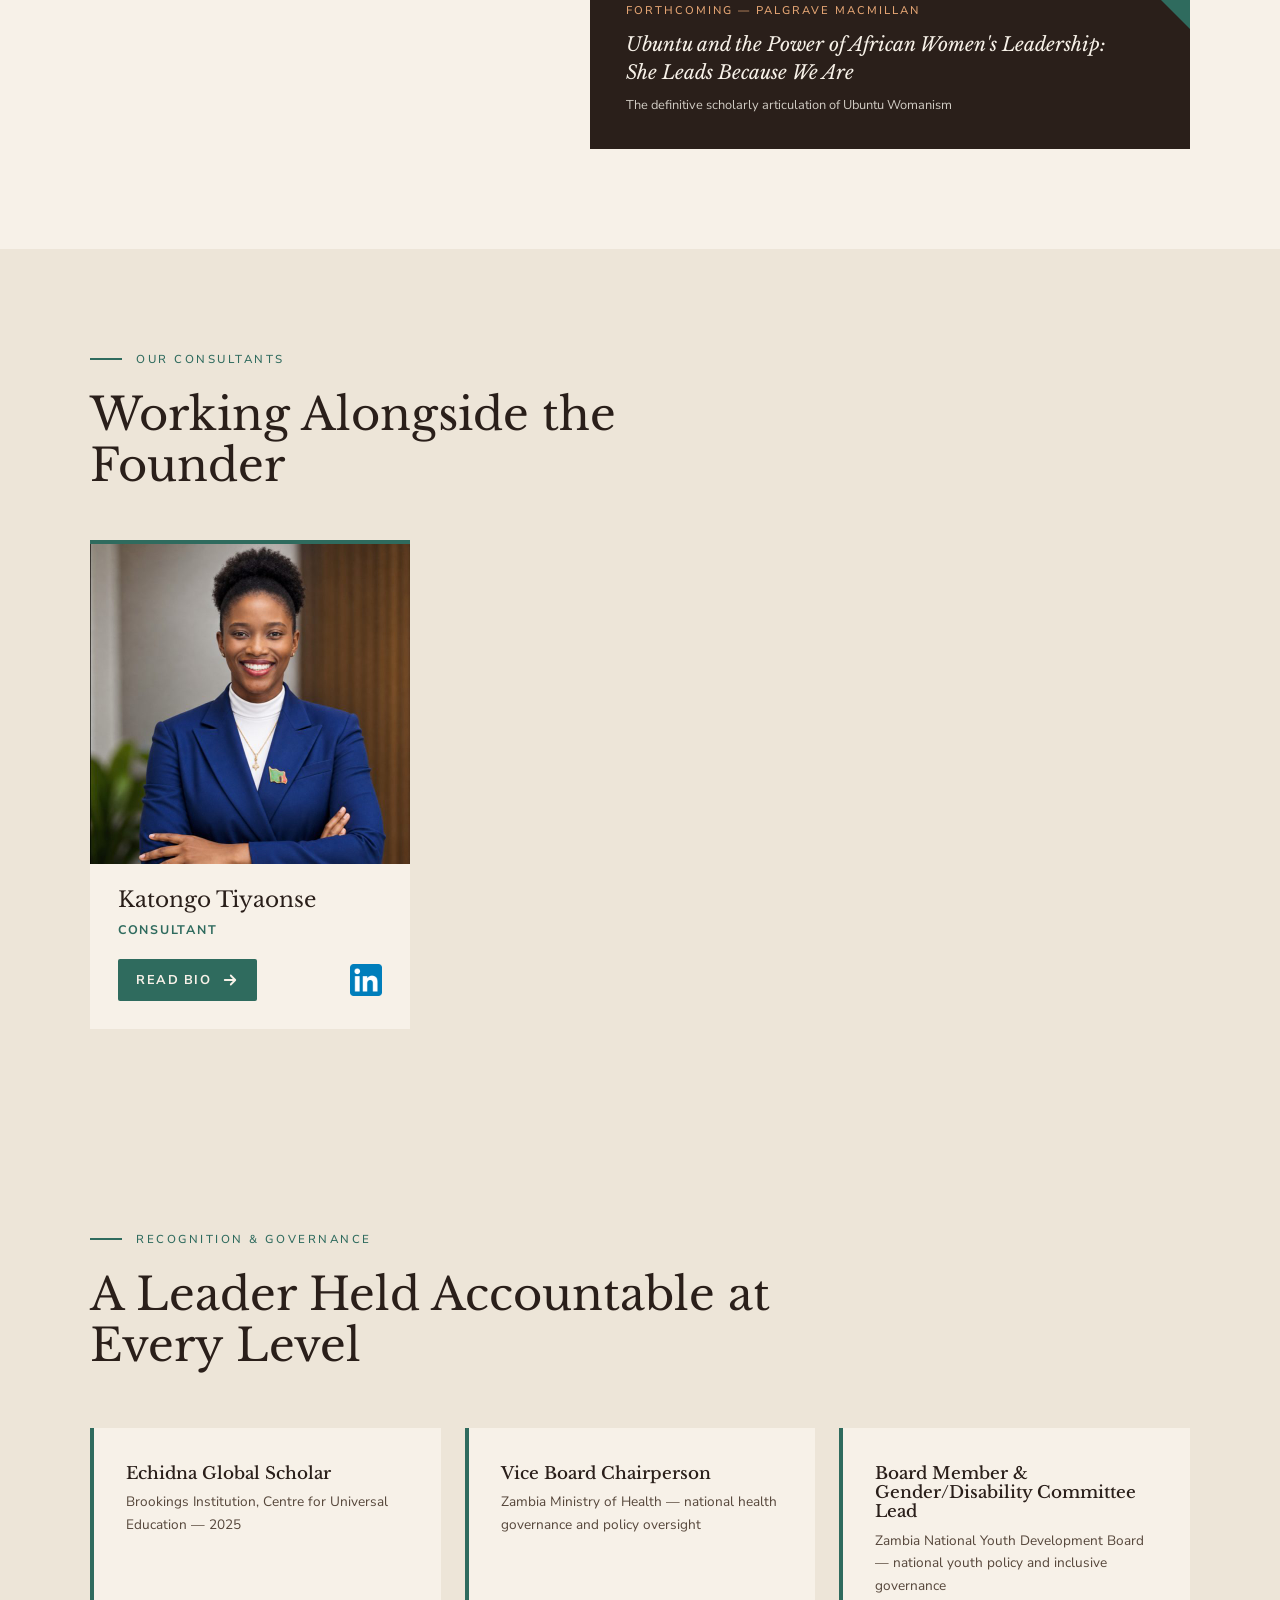
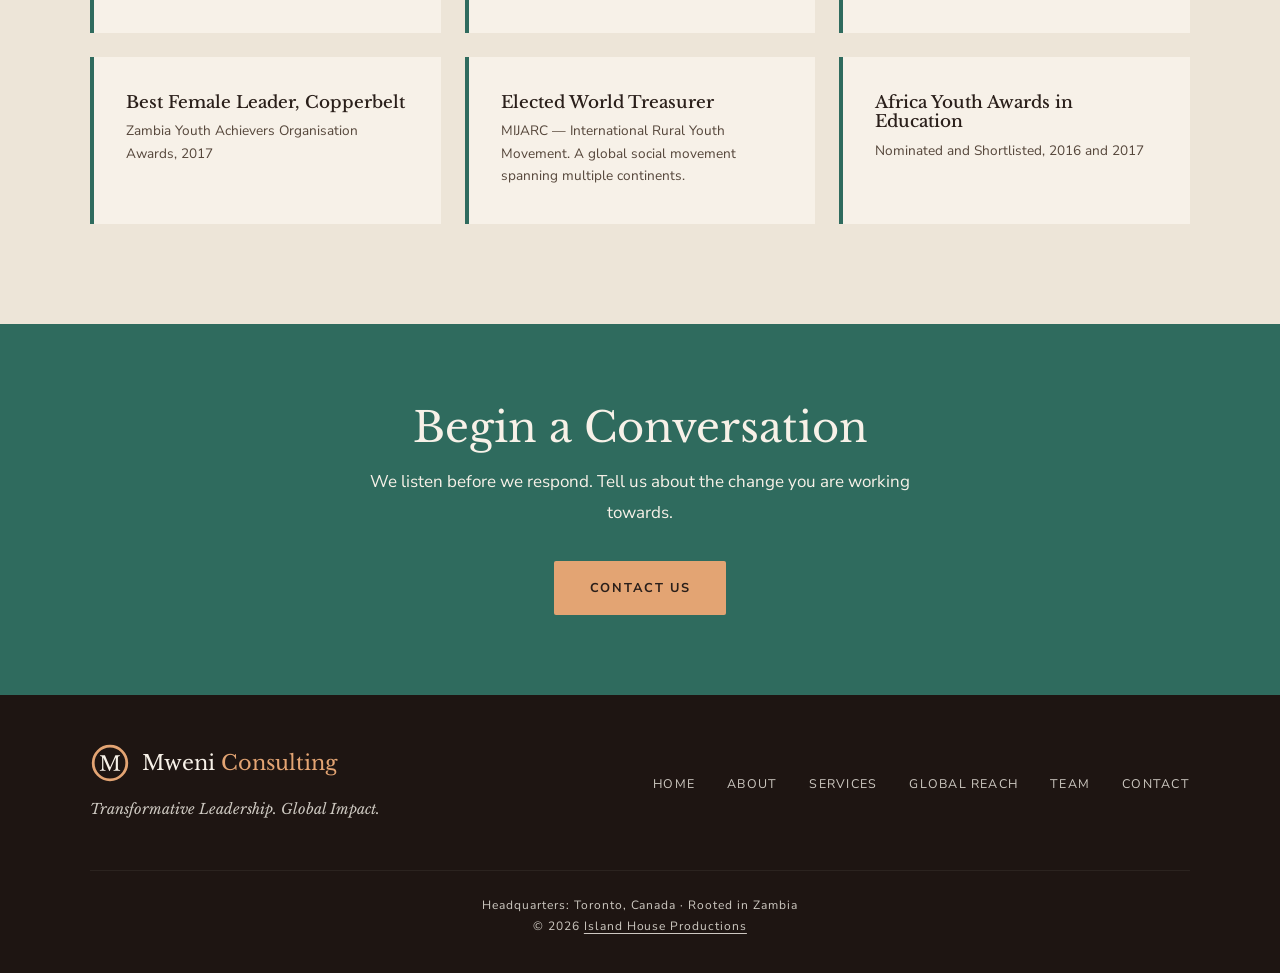
<file: team.html>
<!DOCTYPE html>
<html lang="en-CA" class="no-js">
<head>
<meta charset="UTF-8">
<meta name="viewport" content="width=device-width, initial-scale=1.0">
<title>Our Team | Mweni Consulting</title>
<meta name="description" content="Meet the Mweni Consulting team: founder Dr. Racheal Kalaba, the scholar who coined Ubuntu Womanism, and consultant Katongo Tiyaonse.">
<script>document.documentElement.className = document.documentElement.className.replace("no-js", "js");</script>
<link rel="preconnect" href="https://fonts.googleapis.com">
<link rel="preconnect" href="https://fonts.gstatic.com" crossorigin>
<link href="https://fonts.googleapis.com/css2?family=Libre+Baskerville:ital,wght@0,400;0,700;1,400&family=Nunito+Sans:wght@300;400;600&display=swap" rel="stylesheet">
<link rel="canonical" href="https://mweni.ca/team">
<meta property="og:type" content="website">
<meta property="og:site_name" content="Mweni Consulting">
<meta property="og:locale" content="en_CA">
<meta property="og:title" content="Our Team | Mweni Consulting">
<meta property="og:description" content="Meet the Mweni Consulting team: founder Dr. Racheal Kalaba, the scholar who coined Ubuntu Womanism, and consultant Katongo Tiyaonse.">
<meta property="og:url" content="https://mweni.ca/team">
<meta property="og:image" content="https://mweni.ca/social-share.png">
<meta property="og:image:width" content="1200">
<meta property="og:image:height" content="630">
<meta property="og:image:alt" content="Mweni Consulting: Transformative Leadership. Global Impact.">
<meta name="twitter:card" content="summary_large_image">
<meta name="twitter:title" content="Our Team | Mweni Consulting">
<meta name="twitter:description" content="Meet the Mweni Consulting team: founder Dr. Racheal Kalaba, the scholar who coined Ubuntu Womanism, and consultant Katongo Tiyaonse.">
<meta name="twitter:image" content="https://mweni.ca/social-share.png">
<meta name="theme-color" content="#2A1F1A">
<link rel="icon" href="favicon.ico" sizes="any">
<link rel="icon" href="favicon.svg" type="image/svg+xml">
<link rel="apple-touch-icon" href="apple-touch-icon.png">
<link rel="stylesheet" href="styles.css">
<script src="script.js" defer></script>
</head>
<body>
<a class="skip-link" href="#main">Skip to main content</a>

<header>
<nav id="main-nav" aria-label="Main">
  <div class="nav-inner">
    <div class="nav-logo"><a href="./"><img class="logo-mark" src="mweni-mark.svg" alt="" width="44" height="44"><span class="logo-text">Mweni <span>Consulting</span></span></a></div>
    <button class="nav-toggle" type="button" aria-expanded="false" aria-controls="nav-menu">Menu</button>
    <ul class="nav-links" id="nav-menu">
      <li><a href="about">About</a></li>
      <li><a href="services">Services</a></li>
      <li><a href="global-reach">Global Reach</a></li>
      <li><a href="team" aria-current="page">Our Team</a></li>
      <li><a href="contact" class="nav-cta">Work With Us</a></li>
    </ul>
  </div>
</nav>
</header>

<main id="main" tabindex="-1">

<section class="page-banner">
  <div class="container">
    <div class="section-label">Our People</div>
    <h1>Our Team</h1>
    <p>Led by Dr. Racheal Kalaba, the scholar who coined Ubuntu Womanism, with consultants who share the firm&rsquo;s commitment to grounded, community-accountable change.</p>
  </div>
</section>

<section id="founder">
  <div class="container">
    <div class="founder-grid">
      <div class="founder-portrait reveal">
        <figure class="founder-photo">
          <img src="racheal-kalaba.jpg" width="840" height="1260" loading="lazy" decoding="async"
               alt="Dr. Racheal Kalaba smiling over her shoulder, wearing a red, cream and navy patterned jacket that flows out behind her, with a red patterned skirt and cream heels.">
          <figcaption class="founder-photo-credit">Photo: Jacob&rsquo;s Photography</figcaption>
        </figure>
        <div class="founder-accent-box" aria-hidden="true"></div>
      </div>

      <div class="founder-body">
        <div class="section-label">The Founder</div>
        <h2>Dr. Racheal Kalaba</h2>
        <div class="founder-title">Founder &amp; Strategic Lead</div>

        <p class="founder-bio">
          Dr. Racheal Kalaba is a Bemba and Lunda scholar-practitioner from Zambia and the scholar who coined Ubuntu Womanism. With over fifteen years of professional experience across international development, education, youth leadership, and health sectors, she brings to every engagement a depth of practice that is rare among scholars of her generation. She has not only theorised transformation: she has coordinated it, governed it, evaluated it, and been accountable for it across some of the most complex institutional and community environments in the world.
        </p>
        <p class="founder-bio">
          Her fieldwork spans more than forty adolescent girls across four schools in Kitwe District, Zambia; research produced for the Brookings Institution and academic journals; internationally benchmarked curriculum for girls' leadership programs; and sustained partnerships with governments, multilateral agencies, foundations, academic institutions, and communities across more than twenty countries. Her scholarly collaborators include Professor Njoki Wane (OISE, University of Toronto) and Professor Mariem Lo.
        </p>
        <p class="founder-bio">
          Through Mweni Consulting, she also offers academic advising and mentoring for undergraduate and graduate students, grant writing support for individuals and institutions, and partnership support and multicultural training for anyone working on the African continent.
        </p>

        <div class="founder-credentials reveal" role="list" aria-label="Credentials">
          <div class="cred-item" role="listitem">
            <div class="cred-dot" aria-hidden="true"></div>
            PhD in Adult Education and Community Development, OISE, University of Toronto (2025)
          </div>
          <div class="cred-item" role="listitem">
            <div class="cred-dot" aria-hidden="true"></div>
            Master of Development Practice — Indigenous Development, University of Winnipeg
          </div>
          <div class="cred-item" role="listitem">
            <div class="cred-dot" aria-hidden="true"></div>
            Founder &amp; Strategic Lead, ZAMWILL (Zambia Women Institute of Leadership and Learning)
          </div>
          <div class="cred-item" role="listitem">
            <div class="cred-dot" aria-hidden="true"></div>
            Senior Research Fellow, Teyeni Centre
          </div>
          <div class="cred-item" role="listitem">
            <div class="cred-dot" aria-hidden="true"></div>
            Project Coordinator, Ganawishkadawe Centre for Wise Practices in Indigenous Health, Women's College Hospital, Toronto
          </div>
          <div class="cred-item" role="listitem">
            <div class="cred-dot" aria-hidden="true"></div>
            Member, Zambia Institute of Directors — Certified Trainer for Corporate Governance
          </div>
        </div>

        <div class="book-callout reveal">
          <div class="book-label">Forthcoming — Palgrave Macmillan</div>
          <div class="book-title">Ubuntu and the Power of African Women's Leadership:<br>She Leads Because We Are</div>
          <div class="book-pub">The definitive scholarly articulation of Ubuntu Womanism</div>
        </div>
      </div>
    </div>
  </div>
</section>

<section id="team" aria-labelledby="team-heading">
  <div class="container">
    <div class="section-label">Our Consultants</div>
    <h2 class="section-heading" id="team-heading">Working Alongside the Founder</h2>
    <div class="team-grid">
      <article class="team-card team-card--bio reveal">
        <img class="team-photo" src="katongo-tiyaonse.jpg" width="640" height="640" loading="lazy" decoding="async"
             alt="Katongo Tiyaonse smiling, wearing a blue blazer with a Zambian flag pin.">
        <div class="team-card-body">
          <h3>Katongo Tiyaonse</h3>
          <p class="team-role">Consultant</p>
          <div class="team-actions">
            <button class="bio-open" type="button" data-bio="bio-katongo" aria-haspopup="dialog">
              <span>Read bio</span><svg viewBox="0 0 24 24" aria-hidden="true" focusable="false"><path d="M5 12h13M13 6l6 6-6 6" fill="none" stroke="currentColor" stroke-width="2.4" stroke-linecap="round" stroke-linejoin="round"/></svg>
            </button>
            <a class="team-linkedin" href="https://www.linkedin.com/in/katongo-tiyaonse-661607193/" target="_blank" rel="noopener"><img src="linkedin.png" width="32" height="32" alt="Katongo Tiyaonse on LinkedIn (opens in a new tab)"></a>
          </div>
        </div>
      </article>
    </div>
  </div>
</section>

<section id="recognition">
  <div class="container">
    <div class="section-label">Recognition &amp; Governance</div>
    <h2 class="section-heading">A Leader Held Accountable at Every Level</h2>

    <div class="recognition-grid">
      <div class="award-card reveal">
        <h3>Echidna Global Scholar</h3>
        <p>Brookings Institution, Centre for Universal Education — 2025</p>
      </div>
      <div class="award-card reveal">
        <h3>Vice Board Chairperson</h3>
        <p>Zambia Ministry of Health — national health governance and policy oversight</p>
      </div>
      <div class="award-card reveal">
        <h3>Board Member &amp; Gender/Disability Committee Lead</h3>
        <p>Zambia National Youth Development Board — national youth policy and inclusive governance</p>
      </div>
      <div class="award-card reveal">
        <h3>Best Female Leader, Copperbelt</h3>
        <p>Zambia Youth Achievers Organisation Awards, 2017</p>
      </div>
      <div class="award-card reveal">
        <h3>Elected World Treasurer</h3>
        <p>MIJARC — International Rural Youth Movement. A global social movement spanning multiple continents.</p>
      </div>
      <div class="award-card reveal">
        <h3>Africa Youth Awards in Education</h3>
        <p>Nominated and Shortlisted, 2016 and 2017</p>
      </div>
    </div>
  </div>
</section>

<section class="cta-band" aria-labelledby="cta-heading">
  <div class="container">
    <h2 id="cta-heading">Begin a Conversation</h2>
    <p>We listen before we respond. Tell us about the change you are working towards.</p>
    <a href="contact">Contact Us</a>
  </div>
</section>

</main>

<dialog class="bio-dialog" id="bio-katongo" aria-labelledby="bio-katongo-name">
  <div class="bio-panel">
    <button class="bio-close" type="button" aria-label="Close bio">
      <svg viewBox="0 0 24 24" aria-hidden="true" focusable="false"><path d="M6 6l12 12M18 6L6 18" fill="none" stroke="currentColor" stroke-width="2.4" stroke-linecap="round"/></svg>
    </button>
    <div class="bio-head">
      <img class="bio-photo" src="katongo-tiyaonse.jpg" width="120" height="120" alt="">
      <div>
        <h2 id="bio-katongo-name">Katongo Tiyaonse</h2>
        <p class="team-role">Consultant</p>
        <a class="team-linkedin" href="https://www.linkedin.com/in/katongo-tiyaonse-661607193/" target="_blank" rel="noopener"><img src="linkedin.png" width="32" height="32" alt="Katongo Tiyaonse on LinkedIn (opens in a new tab)"></a>
      </div>
    </div>
    <div class="bio-body">
      <p>Katongo Tiyaonse is a doctoral student in the Faculty of Applied Health Sciences at Brock University, where she works as a Teaching and Research Assistant in the Department of Sports Management. She has over a decade of multifaceted experience in consulting, research, and business development, and is an expert contributor to the Global Observatory for Gender Equality and Sport in Lausanne. With international professional and academic experience across three continents (North America, Asia, and Africa), Katongo brings a wealth of skills in building viable personal and business development models. Driven by her passion for research, she continues to collaborate with global think tanks and partners on policy formulation and evaluation.</p>
      <p>Katongo has worked with the World Bank Group on incentivising and scaling up micro, small and medium enterprises in Zambia, and with the Korea Institute of Sports Science to develop a project concept paper for the Mongolian Paralympic Committee. She also served as a Diversity Pioneer for the Seoul National University Diversity Council. Committed to impactful research, she partners with global think tanks to champion equitable and meaningful sporting experiences for women and girls. She is currently a Research Fellow at the Teyeni Sport Research Centre, Zambia&rsquo;s new think tank and national hub for sport-related research, policy dialogue, and sector intelligence.</p>
      <h3>Scholarships and Awards</h3>
      <ul class="bio-awards">
        <li>Leading The Way Graduate Scholarship</li>
        <li>British Council Climate Change Grant</li>
        <li>Brock University International Graduate Fellowship</li>
        <li>Korea-Africa Foundation Award</li>
        <li>South Korean Ministry of Culture, Sport and Tourism Award (Seoul National University)</li>
      </ul>
    </div>
  </div>
</dialog>


<footer>
  <div class="container">
    <div class="footer-inner">
      <div>
        <div class="footer-logo"><img class="logo-mark" src="mweni-mark-reverse.svg" alt="" width="40" height="40"><span class="logo-text">Mweni <span>Consulting</span></span></div>
        <div class="footer-tagline">Transformative Leadership. Global Impact.</div>
      </div>
      <nav aria-label="Footer"><ul class="footer-links">
        <li><a href="./">Home</a></li>
        <li><a href="about">About</a></li>
        <li><a href="services">Services</a></li>
        <li><a href="global-reach">Global Reach</a></li>
        <li><a href="team" aria-current="page">Team</a></li>
        <li><a href="contact">Contact</a></li>
      </ul></nav>
      <div class="footer-copy">
        Headquarters: Toronto, Canada &middot; Rooted in Zambia<br>
        &copy; 2026 <a class="footer-credit" href="https://www.islandhousepro.com" target="_blank" rel="noopener">Island House Productions<span class="visually-hidden"> (opens in a new tab)</span></a>
      </div>
    </div>
  </div>
</footer>
</body>
</html>
</file>
<file: styles.css>
/* ===== BRAND GUIDE TOKENS: tightened 5-colour palette from PowerPoint theme ===== */
/*
 * ACTIVE PALETTE (5 colours)
 *   Deep Earth    #2A1F1A  primary dark: text, dark sections
 *   Warm Ochre    #9A4E1C  secondary: buttons, labels on light backgrounds
 *   Forest Green  #2F6B5E  accent: section labels, timeline, icons, Global Reach panel
 *   Ivory         #F7F1E8  light neutral: backgrounds, text on dark
 *   Clay Rose     #E3A473  warm highlight: accents and labels on dark backgrounds
 * Supporting tints (not brand colours, used for accessibility only):
 *   Sand #EDE5D8 (alternate light sections), Green Tint #7BBDAF (green on dark),
 *   Midnight #1E1512 (footer)
 * RETIRED: #5D544E, #E3DCD3, #B5652B, #D4935C, #4A3B32
 *
 * WCAG 2.0 AA contrast (calculated with the WCAG relative-luminance formula):
 *   Deep Earth on Ivory 14.28:1 | Ivory on Forest Green 5.52:1
 *   Forest Green on Ivory 5.52:1 | Forest Green on Sand 4.96:1
 *   Ochre on Ivory 5.37:1 | Ochre on Sand 4.83:1
 *   Clay Rose on Deep Earth 7.50:1 | Green Tint on Deep Earth 7.44:1
 *   RULES: never put Ochre or Forest Green text on Deep Earth (fails);
 *          never put Clay Rose text on Forest Green (fails).
 */
:root {
  --deep-earth:    #2A1F1A;
  --warm-ochre:    #9A4E1C;
  --forest-green:  #2F6B5E;
  --ivory-light:   #F7F1E8;
  --clay-rose:     #E3A473;

  --sand-light:    #EDE5D8;
  --forest-tint:   #7BBDAF;
  --midnight:      #1E1512;

  /* legacy aliases so older rules keep working */
  --sand-mid:       var(--sand-light);
  --golden-harvest: var(--clay-rose); /* legacy alias */
  --forest-deep:    var(--forest-green);

  --font-display: 'Libre Baskerville', Georgia, serif;
  --font-body:    'Nunito Sans', sans-serif;

  --max-w: 1180px;
  --section-v: 100px;
}

/* ===== RESET & BASE ===== */
*, *::before, *::after { box-sizing: border-box; margin: 0; padding: 0; }
html { scroll-behavior: smooth; }
section[id], main { scroll-margin-top: 90px; }

body {
  background: var(--ivory-light);
  color: var(--deep-earth);
  font-family: var(--font-body);
  font-weight: 400;
  font-size: 17px;
  line-height: 1.75;
  -webkit-font-smoothing: antialiased;
}

img { display: block; max-width: 100%; }
a { color: inherit; text-decoration: none; }

h1, h2, h3, h4 {
  font-family: var(--font-display);
  font-weight: 400;
  line-height: 1.15;
}

.container {
  max-width: var(--max-w);
  margin: 0 auto;
  padding: 0 40px;
}

/* ===== NAV ===== */
#main-nav {
  position: fixed;
  top: 0; left: 0; right: 0;
  z-index: 999;
  background: rgba(250, 246, 238, 0.92);
  backdrop-filter: blur(12px);
  border-bottom: 1px solid var(--sand-mid);
  padding: 20px 0;
  transition: box-shadow 0.3s;
}

#main-nav.scrolled { box-shadow: 0 2px 24px rgba(44,26,14,0.08); }

.nav-inner {
  display: flex;
  align-items: center;
  justify-content: space-between;
  max-width: var(--max-w);
  margin: 0 auto;
  padding: 0 40px;
}

.nav-logo {
  font-family: var(--font-display);
  font-size: 1.5rem;
  font-weight: 500;
  letter-spacing: 0.02em;
  color: var(--deep-earth);
}

.nav-logo span {
  color: var(--warm-ochre);
}

.nav-links {
  display: flex;
  gap: 36px;
  list-style: none;
}

.nav-links a {
  font-family: var(--font-body);
  font-size: 0.82rem;
  font-weight: 500;
  letter-spacing: 0.12em;
  text-transform: uppercase;
  color: var(--deep-earth);
  transition: color 0.2s;
}

.nav-links a:hover { color: var(--forest-green); text-decoration: underline; text-underline-offset: 4px; }

.nav-cta {
  background: var(--forest-green);
  color: var(--ivory-light) !important;
  opacity: 1 !important;
  padding: 10px 24px;
  border-radius: 2px;
  font-size: 0.78rem !important;
  transition: background 0.2s !important;
}

.nav-cta:hover { background: var(--deep-earth) !important; }

/* ===== HERO ===== */
#hero {
  min-height: 100vh;
  display: grid;
  grid-template-columns: 1fr 1fr;
  position: relative;
  overflow: hidden;
}

.hero-left {
  background: #2A1F1A;
  display: flex;
  flex-direction: column;
  justify-content: center;
  padding: 140px 80px 80px 60px;
  position: relative;
}

.hero-left::after {
  content: '';
  position: absolute;
  top: 0; right: -1px; bottom: 0;
  width: 80px;
  background: #2A1F1A;
  clip-path: polygon(0 0, 0 100%, 100% 50%);
  z-index: 2;
}

.hero-eyebrow {
  font-family: var(--font-body);
  font-size: 0.72rem;
  font-weight: 500;
  letter-spacing: 0.2em;
  text-transform: uppercase;
  color: var(--forest-tint);
  margin-bottom: 24px;
  opacity: 0;
  animation: fadeUp 0.8s 0.2s forwards;
}

.hero-title {
  font-family: var(--font-display);
  font-size: clamp(2.6rem, 4.4vw, 5.5rem);
  font-weight: 300;
  color: var(--ivory-light);
  line-height: 1.05;
  margin-bottom: 32px;
  opacity: 0;
  animation: fadeUp 0.8s 0.4s forwards;
}

.hero-title em {
  color: var(--forest-tint);
  font-style: italic;
}

.hero-tagline {
  font-family: var(--font-display);
  font-size: 1.1rem;
  font-weight: 300;
  font-style: italic;
  color: rgba(250,246,238,0.8);
  margin-bottom: 48px;
  opacity: 0;
  animation: fadeUp 0.8s 0.6s forwards;
}

.hero-desc {
  font-size: 0.95rem;
  color: rgba(250,246,238,0.8);
  max-width: 380px;
  line-height: 1.8;
  margin-bottom: 48px;
  opacity: 0;
  animation: fadeUp 0.8s 0.7s forwards;
}

.hero-actions {
  display: flex;
  gap: 20px;
  flex-wrap: wrap;
  opacity: 0;
  animation: fadeUp 0.8s 0.9s forwards;
}

.btn-primary {
  display: inline-block;
  background: var(--warm-ochre);
  color: var(--ivory-light);
  padding: 14px 36px;
  font-family: var(--font-body);
  font-size: 0.82rem;
  font-weight: 500;
  letter-spacing: 0.12em;
  text-transform: uppercase;
  border-radius: 2px;
  transition: background 0.25s, transform 0.2s;
}

.btn-primary:hover {
  background: var(--forest-green);
  transform: translateY(-1px);
}

.btn-outline {
  display: inline-block;
  border: 1px solid rgba(250,246,238,0.6);
  color: rgba(250,246,238,0.8);
  padding: 14px 36px;
  font-family: var(--font-body);
  font-size: 0.82rem;
  font-weight: 400;
  letter-spacing: 0.12em;
  text-transform: uppercase;
  border-radius: 2px;
  transition: border-color 0.25s, color 0.25s;
}

.btn-outline:hover {
  border-color: var(--forest-tint);
  color: var(--forest-tint);
}

.hero-right {
  background: var(--sand-mid);
  position: relative;
  overflow: hidden;
  display: flex;
  align-items: center;
  justify-content: center;
  padding-top: 100px;
}

.hero-pattern {
  position: absolute;
  inset: 0;
  opacity: 0.07;
  background-image:
    repeating-linear-gradient(
      60deg,
      var(--deep-earth) 0px, var(--deep-earth) 1px,
      transparent 1px, transparent 40px
    ),
    repeating-linear-gradient(
      -60deg,
      var(--deep-earth) 0px, var(--deep-earth) 1px,
      transparent 1px, transparent 40px
    );
}

.hero-quote-card {
  background: var(--ivory-light);
  padding: 56px 48px;
  max-width: 420px;
  position: relative;
  box-shadow: 0 32px 80px rgba(44,26,14,0.14);
  opacity: 0;
  animation: fadeUp 0.9s 1.1s forwards;
}

.hero-quote-card::before {
  content: '"';
  font-family: var(--font-display);
  font-size: 10rem;
  color: var(--golden-harvest);
  opacity: 0.18;
  position: absolute;
  top: -20px;
  left: 24px;
  line-height: 1;
}

.hero-quote-text {
  font-family: var(--font-display);
  font-size: 1.5rem;
  font-weight: 300;
  font-style: italic;
  color: var(--deep-earth);
  line-height: 1.55;
  margin-bottom: 28px;
}

.hero-quote-attr {
  font-size: 0.78rem;
  font-weight: 500;
  letter-spacing: 0.14em;
  text-transform: uppercase;
  color: var(--warm-ochre);
}

/* ===== SECTION LABEL ===== */
.section-label {
  font-family: var(--font-body);
  font-size: 0.72rem;
  font-weight: 500;
  letter-spacing: 0.22em;
  text-transform: uppercase;
  color: var(--forest-green);
  display: flex;
  align-items: center;
  gap: 14px;
  margin-bottom: 20px;
}

.section-label::before {
  content: '';
  width: 32px;
  height: 2px;
  background: var(--forest-green);
}

.section-heading {
  font-family: var(--font-display);
  font-size: clamp(2.2rem, 3.5vw, 3.4rem);
  font-weight: 400;
  color: var(--deep-earth);
  line-height: 1.15;
  max-width: 700px;
  margin-bottom: 24px;
}

.section-subtext {
  font-size: 1rem;
  color: rgba(44,26,14,0.8);
  max-width: 580px;
  line-height: 1.85;
}

/* ===== FOUNDATION ===== */
#foundation {
  padding: var(--section-v) 0;
  background: var(--ivory-light);
}

.foundation-grid {
  display: grid;
  grid-template-columns: 1fr 1fr;
  gap: 80px;
  align-items: start;
  margin-top: 64px;
}

.foundation-quote {
  background: #2A1F1A;
  padding: 56px 48px;
  position: relative;
}

.foundation-quote blockquote {
  font-family: var(--font-display);
  font-size: 1.35rem;
  font-weight: 300;
  font-style: italic;
  color: var(--ivory-light);
  line-height: 1.65;
  position: relative;
  z-index: 1;
}

.foundation-quote blockquote span {
  display: block;
  margin-top: 24px;
  font-style: normal;
  font-size: 0.8rem;
  letter-spacing: 0.14em;
  text-transform: uppercase;
  color: var(--golden-harvest);
  font-family: var(--font-body);
}

.foundation-quote::before {
  content: '';
  position: absolute;
  bottom: 0; right: 0;
  width: 80px;
  height: 80px;
  background: var(--forest-green);
  opacity: 0.9;
}

.principles-list {
  display: flex;
  flex-direction: column;
  gap: 28px;
}

.principle-item {
  display: flex;
  gap: 24px;
  align-items: flex-start;
  padding-bottom: 28px;
  border-bottom: 1px solid var(--sand-mid);
}

.principle-item:last-child {
  border-bottom: none;
  padding-bottom: 0;
}

.principle-num {
  font-family: var(--font-display);
  font-size: 2.2rem;
  font-weight: 400;
  color: var(--forest-green);
  line-height: 1;
  min-width: 40px;
}

.principle-content h3 {
  font-family: var(--font-display);
  font-size: 1.15rem;
  font-weight: 500;
  color: var(--deep-earth);
  margin-bottom: 6px;
}

.principle-content p {
  font-size: 0.9rem;
  color: rgba(44,26,14,0.8);
  line-height: 1.7;
}

/* ===== SERVICES ===== */
#services {
  padding: var(--section-v) 0;
  background: var(--sand-mid);
}

.services-header {
  display: grid;
  grid-template-columns: 1fr 1fr;
  gap: 60px;
  align-items: end;
  margin-bottom: 64px;
}

.services-grid {
  display: grid;
  grid-template-columns: repeat(3, 1fr);
  gap: 2px;
  background: rgba(44,26,14,0.1);
}

.service-card {
  background: var(--ivory-light);
  padding: 40px 36px;
  transition: background 0.3s, transform 0.2s;
  cursor: default;
  position: relative;
  overflow: hidden;
}

.service-card::after {
  content: '';
  position: absolute;
  bottom: 0; left: 0;
  width: 0;
  height: 4px;
  background: var(--golden-harvest);
  transition: width 0.35s ease;
}

.service-card:hover::after { width: 100%; }

.service-card:hover {
  background: var(--forest-green);
  transform: translateY(-4px);
}

.service-icon {
  width: 40px;
  height: 40px;
  background: var(--forest-green);
  border-radius: 50%;
  box-shadow: inset 0 0 0 10px var(--forest-green), inset 0 0 0 20px var(--golden-harvest);
  margin-bottom: 24px;
  display: flex;
  align-items: center;
  justify-content: center;
  transition: box-shadow 0.3s;
}

.service-card:hover .service-icon { box-shadow: inset 0 0 0 10px var(--ivory-light), inset 0 0 0 20px var(--golden-harvest); }

.service-card h3 {
  font-family: var(--font-display);
  font-size: 1.2rem;
  font-weight: 500;
  color: var(--deep-earth);
  margin-bottom: 12px;
  transition: color 0.3s;
}

.service-card:hover h3 { color: var(--ivory-light); }

.service-card p {
  font-size: 0.88rem;
  color: rgba(44,26,14,0.8);
  line-height: 1.75;
  transition: color 0.3s;
}

.service-card:hover p { color: var(--ivory-light); }

/* ===== GLOBAL REACH ===== */
#reach {
  padding: var(--section-v) 0;
  background: var(--forest-green);
  position: relative;
  overflow: hidden;
}

#reach::before {
  content: '';
  position: absolute;
  top: -80px; right: -80px;
  width: 400px; height: 400px;
  border-radius: 50%;
  background: var(--ivory-light);
  opacity: 0.06;
}

.reach-inner {
  display: grid;
  grid-template-columns: 1fr 1fr;
  gap: 80px;
  align-items: center;
}

.reach-left .section-label { color: var(--ivory-light); }
.reach-left .section-label::before { background: var(--golden-harvest); }
.reach-left .section-heading { color: var(--ivory-light); max-width: 500px; }
.reach-left .section-subtext { color: var(--ivory-light); }

.regions {
  display: flex;
  flex-direction: column;
  gap: 20px;
  margin-top: 48px;
}

.region-row {
  display: flex;
  align-items: baseline;
  gap: 20px;
  padding-bottom: 20px;
  border-bottom: 1px solid rgba(250,246,238,0.3);
}

.region-name {
  font-family: var(--font-body);
  font-size: 0.72rem;
  font-weight: 600;
  letter-spacing: 0.15em;
  text-transform: uppercase;
  color: var(--ivory-light);
  min-width: 110px;
}

.region-countries {
  font-family: var(--font-display);
  font-size: 1rem;
  font-style: italic;
  color: var(--ivory-light);
  line-height: 1.55;
}

.stats-grid {
  display: grid;
  grid-template-columns: 1fr 1fr;
  gap: 2px;
  background: rgba(250,246,238,0.25);
}

.stat-box {
  background: var(--forest-green);
  border-top: 3px solid var(--golden-harvest);
  padding: 40px 32px;
  transition: background 0.3s;
}

.stat-box:hover { background: #2A5F53; }

.stat-num {
  font-family: var(--font-display);
  font-size: 3.5rem;
  font-weight: 400;
  color: var(--ivory-light);
  line-height: 1;
  margin-bottom: 10px;
}

.stat-label {
  font-size: 0.8rem;
  font-weight: 400;
  color: var(--ivory-light);
  letter-spacing: 0.06em;
  line-height: 1.5;
}

/* ===== ENGAGEMENTS ===== */
#engagements {
  padding: var(--section-v) 0;
  background: var(--ivory-light);
}

.engagements-header {
  margin-bottom: 64px;
}

.timeline {
  position: relative;
  padding-left: 40px;
}

.timeline::before {
  content: '';
  position: absolute;
  left: 0;
  top: 8px;
  bottom: 0;
  width: 2px;
  background: var(--forest-green);
}

.timeline-item {
  position: relative;
  padding-bottom: 44px;
  display: grid;
  grid-template-columns: 90px 1fr;
  gap: 32px;
  align-items: start;
}

.timeline-item::before {
  content: '';
  position: absolute;
  left: -45px;
  top: 8px;
  width: 9px;
  height: 9px;
  border-radius: 50%;
  background: var(--forest-green);
  border: 2px solid var(--ivory-light);
  box-shadow: 0 0 0 3px var(--forest-green);
  opacity: 1;
  transition: opacity 0.3s;
}

.timeline-item:hover::before { background: var(--golden-harvest); }

.timeline-year {
  font-family: var(--font-display);
  font-size: 1rem;
  font-weight: 700;
  color: var(--forest-green);
  padding-top: 2px;
}

.timeline-body h3 {
  font-family: var(--font-display);
  font-size: 1.25rem;
  font-weight: 500;
  color: var(--deep-earth);
  margin-bottom: 6px;
}

.timeline-body .org {
  font-size: 0.8rem;
  font-weight: 500;
  letter-spacing: 0.1em;
  text-transform: uppercase;
  color: var(--warm-ochre);
  margin-bottom: 8px;
}

.timeline-body p {
  font-size: 0.92rem;
  color: rgba(44,26,14,0.8);
  line-height: 1.7;
}

/* ===== RECOGNITION ===== */
#recognition {
  padding: var(--section-v) 0;
  background: var(--sand-mid);
}

.recognition-grid {
  display: grid;
  grid-template-columns: repeat(3, 1fr);
  gap: 24px;
  margin-top: 56px;
}

.award-card {
  background: var(--ivory-light);
  padding: 36px 32px;
  border-left: 4px solid var(--forest-green);
  transition: transform 0.2s, box-shadow 0.2s;
}

.award-card:hover {
  transform: translateY(-4px);
  box-shadow: 0 20px 48px rgba(44,26,14,0.1);
}

.award-card h3 {
  font-family: var(--font-display);
  font-size: 1.05rem;
  font-weight: 500;
  color: var(--deep-earth);
  margin-bottom: 8px;
}

.award-card p {
  font-size: 0.85rem;
  color: rgba(44,26,14,0.8);
  line-height: 1.65;
}

/* ===== FOUNDER ===== */
#founder {
  padding: var(--section-v) 0;
  background: var(--ivory-light);
}

.founder-grid {
  display: grid;
  grid-template-columns: 420px 1fr;
  gap: 80px;
  align-items: start;
}

.founder-portrait {
  position: relative;
}

.founder-img-placeholder {
  width: 100%;
  aspect-ratio: 3/4;
  background: var(--sand-mid);
  display: flex;
  flex-direction: column;
  align-items: center;
  justify-content: center;
  gap: 16px;
  position: relative;
  overflow: hidden;
}

.founder-img-placeholder::before {
  content: '';
  position: absolute;
  inset: 0;
  background: linear-gradient(
    135deg,
    var(--deep-earth) 0%,
    var(--forest-green) 50%,
    var(--golden-harvest) 100%
  );
  opacity: 0.12;
}

.founder-img-placeholder svg {
  width: 80px;
  height: 80px;
  fill: var(--forest-green);
  opacity: 0.35;
  position: relative;
  z-index: 1;
}

.founder-img-note {
  font-size: 0.78rem;
  color: rgba(44,26,14,0.8);
  position: relative;
  z-index: 1;
  text-align: center;
  letter-spacing: 0.06em;
}

.founder-accent-box {
  position: absolute;
  bottom: 12px;
  right: -20px;
  width: 100px;
  height: 100px;
  background: var(--forest-green);
  opacity: 0.85;
  z-index: -1;
}

.founder-photo { margin: 0; position: relative; }
.founder-photo img {
  width: 100%;
  height: auto;
  aspect-ratio: 2 / 3;
  object-fit: cover;
  display: block;
  background: var(--sand-light);
}
.founder-photo-credit {
  font-size: 0.78rem;
  color: rgba(42,31,26,0.8);
  margin-top: 10px;
  letter-spacing: 0.04em;
}

.founder-credentials {
  display: flex;
  flex-direction: column;
  gap: 8px;
  margin: 28px 0;
}

.cred-item {
  display: flex;
  align-items: flex-start;
  gap: 12px;
  font-size: 0.88rem;
  color: rgba(44,26,14,0.8);
  line-height: 1.5;
}

.cred-dot {
  width: 6px;
  height: 6px;
  min-width: 6px;
  background: var(--forest-green);
  border-radius: 50%;
  margin-top: 7px;
}

.founder-body h2 {
  font-family: var(--font-display);
  font-size: clamp(2rem, 3vw, 3rem);
  color: var(--deep-earth);
  margin-bottom: 8px;
}

.founder-title {
  font-size: 0.82rem;
  font-weight: 500;
  letter-spacing: 0.15em;
  text-transform: uppercase;
  color: var(--warm-ochre);
  margin-bottom: 28px;
}

.founder-bio {
  font-size: 1rem;
  color: rgba(44,26,14,0.8);
  line-height: 1.9;
  margin-bottom: 32px;
}

.book-callout {
  background: #2A1F1A;
  padding: 32px 36px;
  position: relative;
  overflow: hidden;
}

.book-callout::after {
  content: '';
  position: absolute;
  top: 0; right: 0;
  width: 0;
  height: 0;
  border-style: solid;
  border-width: 0 60px 60px 0;
  border-color: transparent var(--forest-green) transparent transparent;
  opacity: 1;
}

.book-callout .book-label {
  font-family: var(--font-body);
  font-size: 0.7rem;
  font-weight: 500;
  letter-spacing: 0.18em;
  text-transform: uppercase;
  color: var(--golden-harvest);
  margin-bottom: 10px;
}

.book-callout .book-title {
  font-family: var(--font-display);
  font-size: 1.2rem;
  font-weight: 400;
  font-style: italic;
  color: var(--ivory-light);
  line-height: 1.45;
}

.book-callout .book-pub {
  font-size: 0.8rem;
  color: rgba(250,246,238,0.8);
  margin-top: 8px;
}

/* ===== CLIENTS ===== */
#clients {
  padding: var(--section-v) 0;
  background: var(--sand-mid);
}

.clients-intro {
  display: grid;
  grid-template-columns: 1fr 1fr;
  gap: 80px;
  align-items: center;
  margin-top: 56px;
}

.client-categories {
  display: flex;
  flex-direction: column;
  gap: 16px;
}

.client-cat {
  display: flex;
  align-items: center;
  gap: 16px;
  padding: 16px 0;
  border-bottom: 1px solid rgba(44,26,14,0.1);
  font-size: 0.92rem;
  color: rgba(44,26,14,0.8);
  transition: color 0.2s;
}

.client-cat:hover { color: var(--deep-earth); }

.client-cat::before {
  content: '';
  width: 8px;
  height: 2px;
  background: var(--forest-green);
  flex-shrink: 0;
}

.clients-quote {
  background: #2A1F1A;
  border-left: 6px solid var(--forest-green);
  padding: 56px 48px;
}

.clients-quote p {
  font-family: var(--font-display);
  font-size: 1.4rem;
  font-weight: 300;
  font-style: italic;
  color: var(--ivory-light);
  line-height: 1.6;
}

.clients-quote .attr {
  font-family: var(--font-body);
  font-size: 0.75rem;
  font-weight: 500;
  letter-spacing: 0.14em;
  text-transform: uppercase;
  color: var(--golden-harvest);
  margin-top: 24px;
  display: block;
  font-style: normal;
}

/* ===== CONTACT ===== */
#contact {
  padding: var(--section-v) 0;
  background: #2A1F1A;
  position: relative;
  overflow: hidden;
}

#contact::before {
  content: 'Mweni';
  content: 'Mweni' / '';
  position: absolute;
  bottom: -40px;
  right: -20px;
  font-family: var(--font-display);
  font-size: 18rem;
  font-weight: 300;
  color: rgba(250,246,238,0.03);
  line-height: 1;
  pointer-events: none;
  user-select: none;
}

.contact-inner {
  display: grid;
  grid-template-columns: 1fr 1fr;
  gap: 80px;
  align-items: center;
}

.contact-left .section-label { color: var(--forest-tint); }
.contact-left .section-label::before { background: var(--forest-tint); }

.contact-left .section-heading {
  color: var(--ivory-light);
  max-width: 440px;
}

.contact-left .section-subtext {
  color: rgba(250,246,238,0.8);
  margin-top: 20px;
  max-width: 420px;
}

.contact-details {
  display: flex;
  flex-direction: column;
  gap: 24px;
  margin-top: 48px;
}

.contact-item {
  display: flex;
  align-items: center;
  gap: 16px;
}

.contact-item-icon {
  width: 36px;
  height: 36px;
  background: rgba(250,246,238,0.06);
  border-radius: 50%;
  display: flex;
  align-items: center;
  justify-content: center;
  flex-shrink: 0;
}

.contact-item-icon svg {
  width: 16px;
  height: 16px;
  stroke: var(--golden-harvest);
  fill: none;
}

.contact-item-text {
  font-size: 0.92rem;
  color: rgba(250,246,238,0.8);
}

.contact-item-text strong {
  display: block;
  font-size: 0.7rem;
  font-weight: 500;
  letter-spacing: 0.14em;
  text-transform: uppercase;
  color: var(--golden-harvest);
  margin-bottom: 2px;
}

.contact-form-area {
  background: rgba(250,246,238,0.04);
  padding: 48px 44px;
  border: 1px solid rgba(250,246,238,0.08);
}

.form-group {
  margin-bottom: 24px;
}

.form-label {
  display: block;
  font-size: 0.72rem;
  font-weight: 500;
  letter-spacing: 0.14em;
  text-transform: uppercase;
  color: rgba(250,246,238,0.8);
  margin-bottom: 8px;
}

.form-input {
  width: 100%;
  background: rgba(250,246,238,0.05);
  border: 1px solid rgba(250,246,238,0.5);
  border-radius: 2px;
  padding: 14px 18px;
  font-family: var(--font-body);
  font-size: 0.92rem;
  color: var(--ivory-light);
  outline: none;
  transition: border-color 0.25s;
}

.form-input::placeholder { color: rgba(250,246,238,0.8); }
.form-input:focus { border-color: var(--golden-harvest); }

textarea.form-input { resize: vertical; min-height: 120px; }

.form-submit {
  width: 100%;
  background: var(--golden-harvest);
  color: var(--deep-earth);
  border: none;
  padding: 16px;
  font-family: var(--font-body);
  font-size: 0.82rem;
  font-weight: 700;
  letter-spacing: 0.14em;
  text-transform: uppercase;
  cursor: pointer;
  border-radius: 2px;
  transition: background 0.25s;
}

.form-submit:hover { background: var(--ivory-light); }

/* ===== FOOTER ===== */
footer {
  background: var(--midnight);
  padding: 48px 0 36px;
}

.footer-inner {
  display: flex;
  align-items: center;
  justify-content: space-between;
  flex-wrap: wrap;
  gap: 24px;
}

.footer-logo {
  font-family: var(--font-display);
  font-size: 1.3rem;
  font-weight: 400;
  color: var(--ivory-light);
}

.footer-logo span { color: var(--golden-harvest); }

.footer-tagline {
  font-family: var(--font-display);
  font-size: 0.9rem;
  font-style: italic;
  color: rgba(250,246,238,0.8);
  margin-top: 4px;
}

.footer-links {
  display: flex;
  gap: 32px;
  list-style: none;
}

.footer-links a {
  font-size: 0.78rem;
  font-weight: 400;
  letter-spacing: 0.1em;
  text-transform: uppercase;
  color: rgba(250,246,238,0.8);
  transition: color 0.2s;
}

.footer-links a:hover { color: var(--golden-harvest); text-decoration: underline; }

.footer-copy {
  width: 100%;
  text-align: center;
  font-size: 0.75rem;
  color: rgba(250,246,238,0.8);
  margin-top: 24px;
  padding-top: 24px;
  border-top: 1px solid rgba(250,246,238,0.06);
  letter-spacing: 0.08em;
}

/* ===== ACCESSIBILITY (AODA / WCAG 2.0 AA) ===== */
.skip-link {
  position: absolute;
  left: 16px;
  top: -100px;
  z-index: 2000;
  background: var(--deep-earth);
  color: var(--ivory-light);
  padding: 12px 20px;
  font-weight: 700;
  border: 3px solid var(--golden-harvest);
}
.skip-link:focus { top: 16px; }

.visually-hidden {
  position: absolute !important;
  width: 1px; height: 1px;
  padding: 0; margin: -1px;
  overflow: hidden; clip: rect(0,0,0,0);
  white-space: nowrap; border: 0;
}

:focus { outline: none; }
:focus-visible {
  outline: 3px solid var(--forest-green);
  outline-offset: 3px;
}
.hero-left :focus-visible,
#about [style*="#2A1F1A"] :focus-visible,
#reach :focus-visible,
#contact :focus-visible,
footer :focus-visible { outline-color: var(--golden-harvest); }
.form-input:focus-visible { outline: 3px solid var(--golden-harvest); outline-offset: 2px; }

a.text-link { text-decoration: underline; text-underline-offset: 3px; }

.footer-credit {
  color: rgba(250,246,238,0.8);
  text-decoration: underline;
  text-underline-offset: 3px;
}
.footer-credit:hover { color: var(--ivory-light); }

.form-status {
  margin-top: 16px;
  font-size: 0.9rem;
  color: var(--ivory-light);
}

.nav-toggle {
  display: none;
  background: none;
  border: 2px solid var(--deep-earth);
  color: var(--deep-earth);
  font-family: var(--font-body);
  font-size: 0.8rem;
  font-weight: 700;
  letter-spacing: 0.1em;
  text-transform: uppercase;
  padding: 8px 14px;
  border-radius: 2px;
  cursor: pointer;
}

.nav-logo a { color: inherit; }

/* ===== ANIMATIONS ===== */
@keyframes fadeUp {
  from { opacity: 0; transform: translateY(24px); }
  to   { opacity: 1; transform: translateY(0); }
}

.js .reveal {
  opacity: 0;
  transform: translateY(28px);
  transition: opacity 0.7s ease, transform 0.7s ease;
}

.js .reveal.visible {
  opacity: 1;
  transform: translateY(0);
}

@media (prefers-reduced-motion: reduce) {
  *, *::before, *::after {
    animation-duration: 0.01ms !important;
    animation-iteration-count: 1 !important;
    transition-duration: 0.01ms !important;
    scroll-behavior: auto !important;
  }
  .hero-eyebrow, .hero-title, .hero-tagline, .hero-desc, .hero-actions, .hero-quote-card { opacity: 1 !important; }
  .js .reveal { opacity: 1; transform: none; }
}

/* ===== MOBILE ===== */
@media (max-width: 900px) {
  :root { --section-v: 60px; }
  .container { padding: 0 24px; }
  .nav-toggle { display: inline-block; }
  .nav-links {
    display: none;
    position: absolute;
    top: 100%; left: 0; right: 0;
    flex-direction: column;
    gap: 0;
    background: var(--ivory-light);
    border-bottom: 2px solid var(--forest-green);
    padding: 8px 24px 20px;
  }
  .nav-links.open { display: flex; }
  .nav-links a { display: block; padding: 12px 0; opacity: 1; font-size: 0.9rem; }
  .nav-links .nav-cta { display: inline-block; margin-top: 8px; }
  #about .container > div,
  #governance .container > div[style*="grid"] { grid-template-columns: 1fr !important; gap: 40px !important; }
  #hero { grid-template-columns: 1fr; min-height: auto; }
  .hero-left { padding: 120px 32px 60px; }
  .hero-left::after { display: none; }
  .hero-right { display: none; }
  .foundation-grid,
  .services-header,
  .reach-inner,
  .founder-grid,
  .clients-intro,
  .contact-inner { grid-template-columns: 1fr; gap: 40px; }
  .services-grid { grid-template-columns: 1fr; }
  .recognition-grid { grid-template-columns: 1fr; }
  .stats-grid { grid-template-columns: 1fr 1fr; }
  .footer-inner { flex-direction: column; align-items: flex-start; }
  .footer-links { flex-wrap: wrap; gap: 12px 24px; }
}

/* ===== MULTI-PAGE ADDITIONS ===== */
.nav-links a[aria-current="page"]:not(.nav-cta) {
  color: var(--forest-green);
  text-decoration: underline;
  text-decoration-thickness: 2px;
  text-underline-offset: 6px;
}
.nav-links a.nav-cta[aria-current="page"] { background: var(--deep-earth); }

.page-banner {
  background: var(--deep-earth);
  padding: 170px 0 80px;
  position: relative;
  overflow: hidden;
}
.page-banner::after {
  content: '';
  position: absolute;
  right: -80px; bottom: -80px;
  width: 280px; height: 280px;
  border-radius: 50%;
  border: 40px solid var(--forest-green);
  opacity: 0.6;
}
.page-banner .section-label { color: var(--forest-tint); }
.page-banner .section-label::before { background: var(--forest-tint); }
.page-banner h1 {
  font-family: var(--font-display);
  font-weight: 400;
  font-size: clamp(2.2rem, 5vw, 3.6rem);
  line-height: 1.15;
  color: var(--ivory-light);
  max-width: 760px;
}
.page-banner p {
  color: rgba(250,246,238,0.85);
  font-size: 1.05rem;
  line-height: 1.8;
  max-width: 640px;
  margin-top: 20px;
}

.explore { padding: var(--section-v) 0; background: var(--ivory-light); }
.explore-grid {
  display: grid;
  grid-template-columns: repeat(auto-fit, minmax(300px, 1fr));
  gap: 24px;
  margin-top: 48px;
}
.explore-card {
  display: block;
  background: var(--sand-light);
  border-top: 4px solid var(--forest-green);
  padding: 36px 32px;
  color: var(--deep-earth);
  text-decoration: none;
  transition: background 0.25s, transform 0.25s;
}
.explore-card:hover { background: #E4D9C8; transform: translateY(-3px); }
.explore-card h3 {
  font-family: var(--font-display);
  font-weight: 400;
  font-size: 1.35rem;
  margin-bottom: 12px;
}
.explore-card p { font-size: 0.95rem; line-height: 1.7; color: rgba(42,31,26,0.8); }
.explore-more {
  display: inline-block;
  margin-top: 18px;
  font-size: 0.78rem;
  font-weight: 700;
  letter-spacing: 0.14em;
  text-transform: uppercase;
  color: var(--forest-green);
}
.explore-card:hover .explore-more { text-decoration: underline; text-underline-offset: 4px; }

.cta-band { background: var(--forest-green); padding: 80px 0; text-align: center; }
.cta-band h2 {
  font-family: var(--font-display);
  font-weight: 400;
  font-size: clamp(1.8rem, 4vw, 2.6rem);
  color: var(--ivory-light);
}
.cta-band p { color: var(--ivory-light); margin: 16px auto 32px; max-width: 560px; line-height: 1.8; }
.cta-band a {
  display: inline-block;
  background: var(--clay-rose);
  color: var(--deep-earth);
  padding: 16px 36px;
  font-weight: 700;
  font-size: 0.8rem;
  letter-spacing: 0.14em;
  text-transform: uppercase;
  text-decoration: none;
  border-radius: 2px;
}
.cta-band a:hover { background: var(--ivory-light); }
.cta-band :focus-visible { outline-color: var(--ivory-light); }
.page-banner :focus-visible { outline-color: var(--clay-rose); }

@media (max-width: 900px) {
  .page-banner { padding: 130px 0 60px; }
  .page-banner::after { display: none; }
}

/* ===== TEAM ===== */
#team { padding: var(--section-v) 0; background: var(--sand-light); }
.team-grid {
  display: grid;
  grid-template-columns: repeat(auto-fill, minmax(260px, 320px));
  gap: 32px;
  margin-top: 48px;
}
.team-card {
  background: var(--ivory-light);
  border-top: 4px solid var(--forest-green);
}
.team-card img { width: 100%; height: auto; aspect-ratio: 1 / 1; object-fit: cover; display: block; }
.team-card-body { padding: 24px 28px 28px; }
.team-card h3 { font-family: var(--font-display); font-weight: 400; font-size: 1.35rem; color: var(--deep-earth); }
.team-role {
  margin-top: 6px;
  font-size: 0.78rem;
  font-weight: 700;
  letter-spacing: 0.14em;
  text-transform: uppercase;
  color: var(--forest-green);
}
.team-link {
  display: inline-block;
  margin-top: 16px;
  color: var(--warm-ochre);
  font-weight: 700;
  text-decoration: underline;
  text-underline-offset: 3px;
}
.team-link:hover { color: var(--forest-green); }

.form-privacy { font-size: 0.85rem; color: rgba(250,246,238,0.8); margin-bottom: 16px; }
.form-submit[disabled] { opacity: 0.7; cursor: wait; }

/* ===== STAND-IN LOGO: mark always to the left of the name ===== */
.nav-logo a,
.footer-logo {
  display: inline-flex;
  flex-direction: row;
  flex-wrap: nowrap;
  align-items: center;
  gap: 12px;
  text-decoration: none;
  white-space: nowrap;
}
.logo-mark { display: block; flex: 0 0 auto; width: 44px; height: 44px; margin: 0; }
.footer-logo .logo-mark { width: 40px; height: 40px; }
.logo-text { display: block; }
.nav-logo .logo-text { color: var(--deep-earth); }
.nav-logo .logo-text span { color: var(--warm-ochre); }
.footer-logo .logo-text { color: var(--ivory-light); }
.footer-logo .logo-text span { color: var(--clay-rose); }
@media (max-width: 480px) {
  .nav-inner { gap: 12px; }
  .nav-logo { font-size: 1.15rem; }
  .nav-logo a { gap: 8px; }
  .nav-logo .logo-mark { width: 34px; height: 34px; }
}
@media (max-width: 360px) {
  .nav-logo { font-size: 1rem; }
  .nav-logo .logo-mark { width: 28px; height: 28px; }
  .nav-toggle { padding: 6px 10px; }
}

/* ===== TEAM BIO CARD: click to pop out and turn to the bio ===== */
.team-card--bio { position: relative; transition: transform .25s ease, box-shadow .25s ease; }
.team-card--bio:hover { transform: translateY(-4px); box-shadow: 0 14px 30px rgba(42,31,26,.14); }
.team-card--bio .team-photo { cursor: pointer; }
.team-actions { margin-top: 18px; display: flex; align-items: center; justify-content: space-between; gap: 16px; }
.bio-open {
  display: inline-flex; align-items: center; gap: 10px;
  background: var(--forest-green); color: var(--ivory-light);
  border: 0; border-radius: 2px; padding: 12px 18px; cursor: pointer;
  font-family: var(--font-body); font-size: 0.8rem; font-weight: 700; letter-spacing: .12em; text-transform: uppercase;
}
.bio-open svg { width: 18px; height: 18px; }
.bio-open:hover { background: var(--deep-earth); }
/* the whole card opens the bio; the LinkedIn icon sits above that layer */
.bio-open::after { content: ""; position: absolute; inset: 0; }
.team-linkedin { position: relative; z-index: 1; display: inline-block; line-height: 0; }
.team-linkedin img { width: 32px; height: 32px; aspect-ratio: auto; }

.bio-dialog {
  border: 0; padding: 0; background: transparent;
  width: min(760px, calc(100vw - 32px)); max-width: none;
  max-height: calc(100vh - 48px);
  margin: auto; overflow: visible;
  perspective: 1400px;
}
.bio-dialog::backdrop { background: rgba(30,21,18,.72); }
.bio-panel {
  position: relative;
  background: var(--ivory-light);
  border-top: 6px solid var(--forest-green);
  max-height: calc(100vh - 48px);
  overflow-y: auto;
  padding: 40px 44px 44px;
  transform-origin: center;
}
.bio-dialog[open] .bio-panel { animation: bio-turn .55s cubic-bezier(.2,.75,.25,1) both; }
.bio-dialog[open]::backdrop { animation: bio-fade .3s ease both; }
@keyframes bio-turn {
  0%   { opacity: 0; transform: scale(.55) rotateY(-90deg); }
  60%  { opacity: 1; }
  100% { opacity: 1; transform: scale(1) rotateY(0); }
}
@keyframes bio-fade { from { opacity: 0; } to { opacity: 1; } }
.bio-close {
  position: absolute; top: 14px; right: 14px;
  width: 44px; height: 44px; border-radius: 50%;
  border: 2px solid var(--deep-earth); background: var(--ivory-light); color: var(--deep-earth);
  display: grid; place-items: center; cursor: pointer;
}
.bio-close svg { width: 20px; height: 20px; }
.bio-close:hover { background: var(--deep-earth); color: var(--ivory-light); }
.bio-head { display: flex; align-items: center; gap: 24px; padding-right: 48px; }
.bio-photo { width: 120px; height: 120px; border-radius: 50%; object-fit: cover; flex: 0 0 auto; box-shadow: 0 0 0 5px var(--clay-rose); }
.bio-head h2 { font-family: var(--font-display); font-weight: 400; font-size: 1.9rem; line-height: 1.2; color: var(--deep-earth); }
.bio-head .team-linkedin { margin-top: 12px; }
.bio-body { margin-top: 28px; border-top: 1px solid rgba(42,31,26,.15); padding-top: 24px; }
.bio-body p { font-size: 1rem; line-height: 1.8; color: rgba(42,31,26,.85); margin-bottom: 18px; }
.bio-body h3 {
  margin-top: 28px; font-family: var(--font-body); font-size: .8rem; font-weight: 700;
  letter-spacing: .16em; text-transform: uppercase; color: var(--forest-green);
}
.bio-awards { list-style: none; margin-top: 14px; display: grid; gap: 10px; }
.bio-awards li { position: relative; padding-left: 22px; line-height: 1.6; color: var(--deep-earth); }
.bio-awards li::before { content: ""; position: absolute; left: 0; top: .6em; width: 10px; height: 10px; border-radius: 50%; background: var(--warm-ochre); }
body.bio-is-open { overflow: hidden; }
@media (max-width: 600px) {
  .bio-panel { padding: 64px 22px 28px; }
  .bio-head { flex-direction: column; align-items: flex-start; gap: 16px; padding-right: 0; }
  .bio-photo { width: 96px; height: 96px; }
  .bio-head h2 { font-size: 1.55rem; }
}
@media (prefers-reduced-motion: reduce) {
  .bio-dialog[open] .bio-panel, .bio-dialog[open]::backdrop { animation: none; }
  .team-card--bio, .team-card--bio:hover { transition: none; transform: none; }
}

/* ===== FIT EVERY SCREEN: text resizes to the device and never runs off the edge ===== */
#hero { grid-template-columns: minmax(0, 1fr) minmax(0, 1fr); }
.hero-left, .reach-inner > *, .stats-grid > *, .region-row > * { min-width: 0; }
h1, h2, h3, p, li, .region-countries, .stat-label { overflow-wrap: break-word; }
@media (max-width: 900px) {
  #hero { grid-template-columns: minmax(0, 1fr); }
  .hero-title { font-size: clamp(2rem, 9.6vw, 4.5rem); }
  .foundation-grid, .services-header, .reach-inner, .founder-grid,
  .clients-intro, .contact-inner, .services-grid, .recognition-grid { grid-template-columns: minmax(0, 1fr); }
  .stats-grid { grid-template-columns: repeat(2, minmax(0, 1fr)); }
  .section-heading { font-size: clamp(1.75rem, 7.5vw, 3rem); }
  .page-banner h1 { font-size: clamp(2rem, 9vw, 3.6rem); }
}
@media (max-width: 420px) {
  .container { padding: 0 20px; }
  .hero-left { padding: 112px 20px 52px; }
  .stats-grid { grid-template-columns: minmax(0, 1fr); }
  .region-row { flex-wrap: wrap; gap: 4px 16px; }
  .region-row > :first-child { min-width: 0; }
}

/* ===== ACADEMIC ADVISING, GRANTS & PARTNERSHIPS (Services page) ===== */
.academic-section { padding: var(--section-v) 0; background: var(--ivory-light); border-top: 1px solid rgba(42,31,26,0.1); }
.academic-header { max-width: 760px; margin-bottom: 48px; }
.academic-grid .service-card { background: var(--sand-light); }
.academic-grid .service-card:hover { background: var(--forest-green); }
.academic-grid .service-icon { background: var(--warm-ochre); box-shadow: inset 0 0 0 10px var(--warm-ochre), inset 0 0 0 20px var(--clay-rose); }
@media (max-width: 900px) { .academic-grid { grid-template-columns: minmax(0, 1fr); } }
</file>
